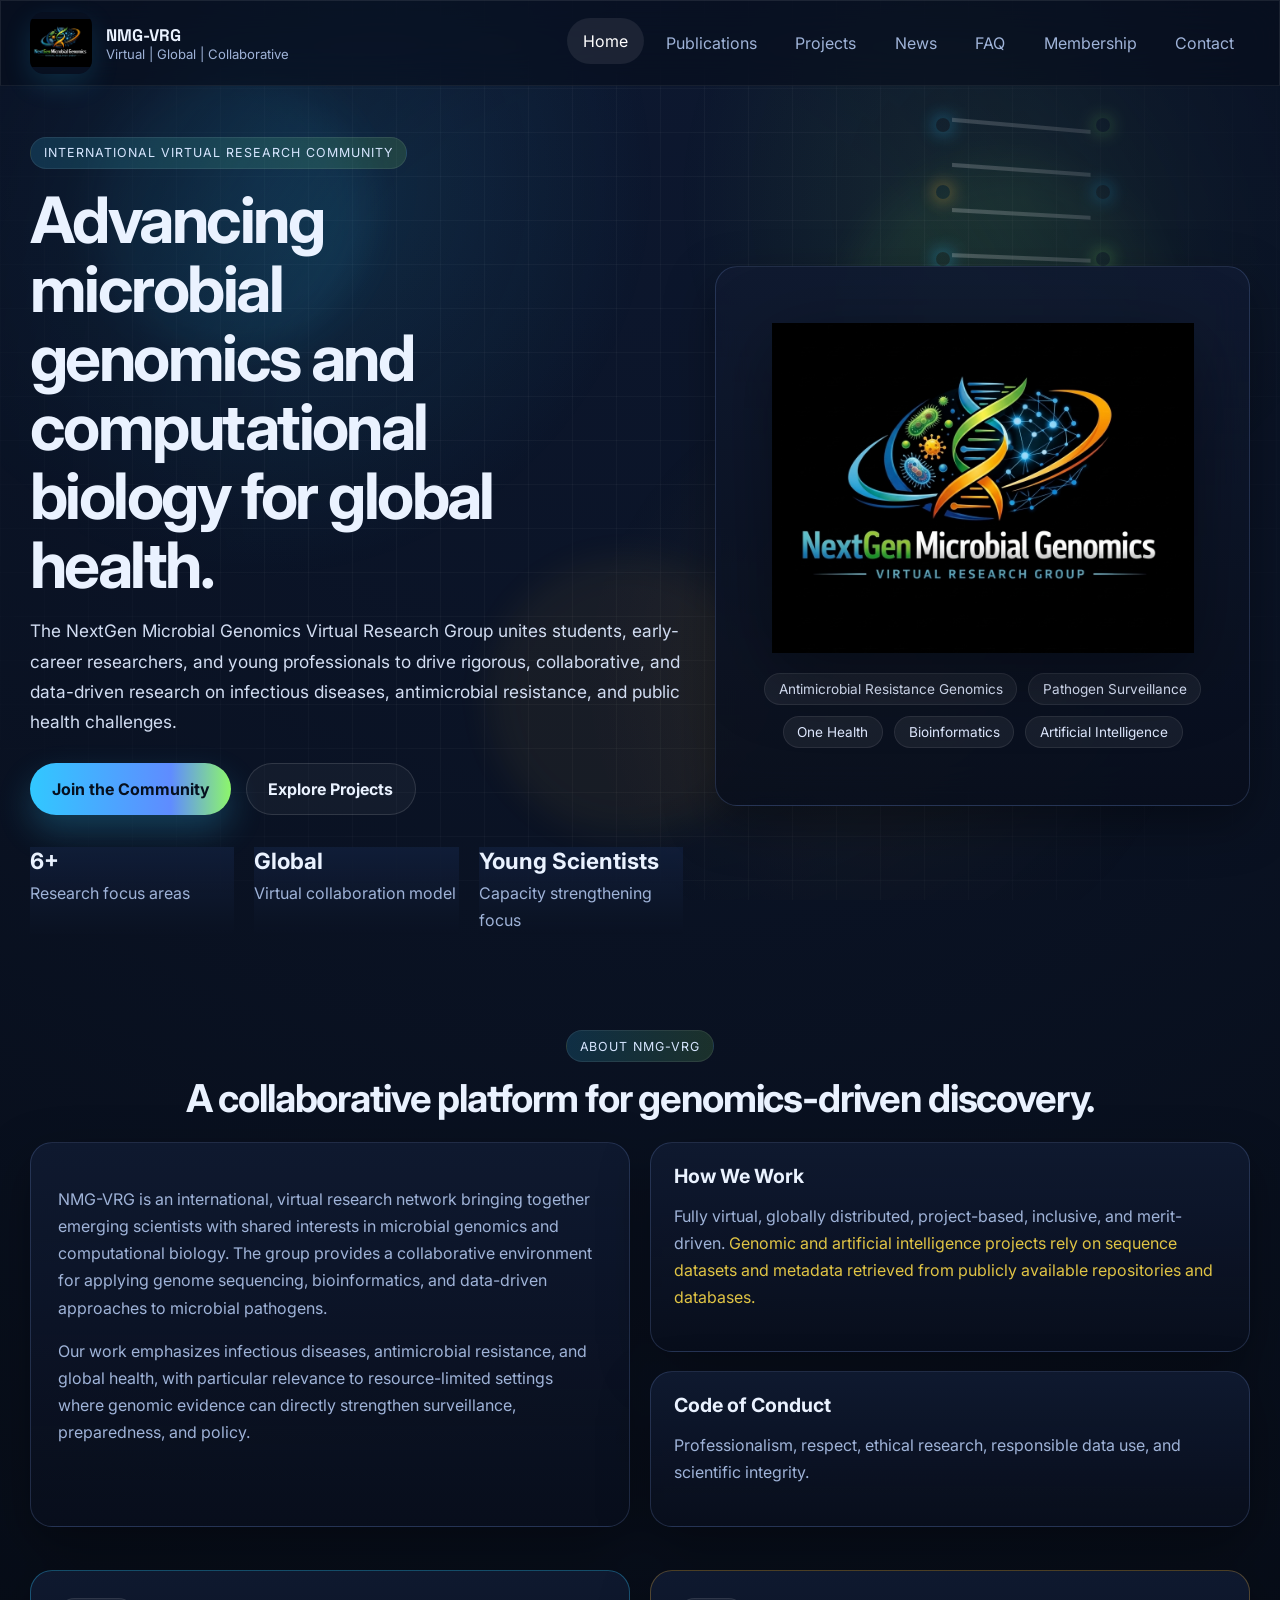
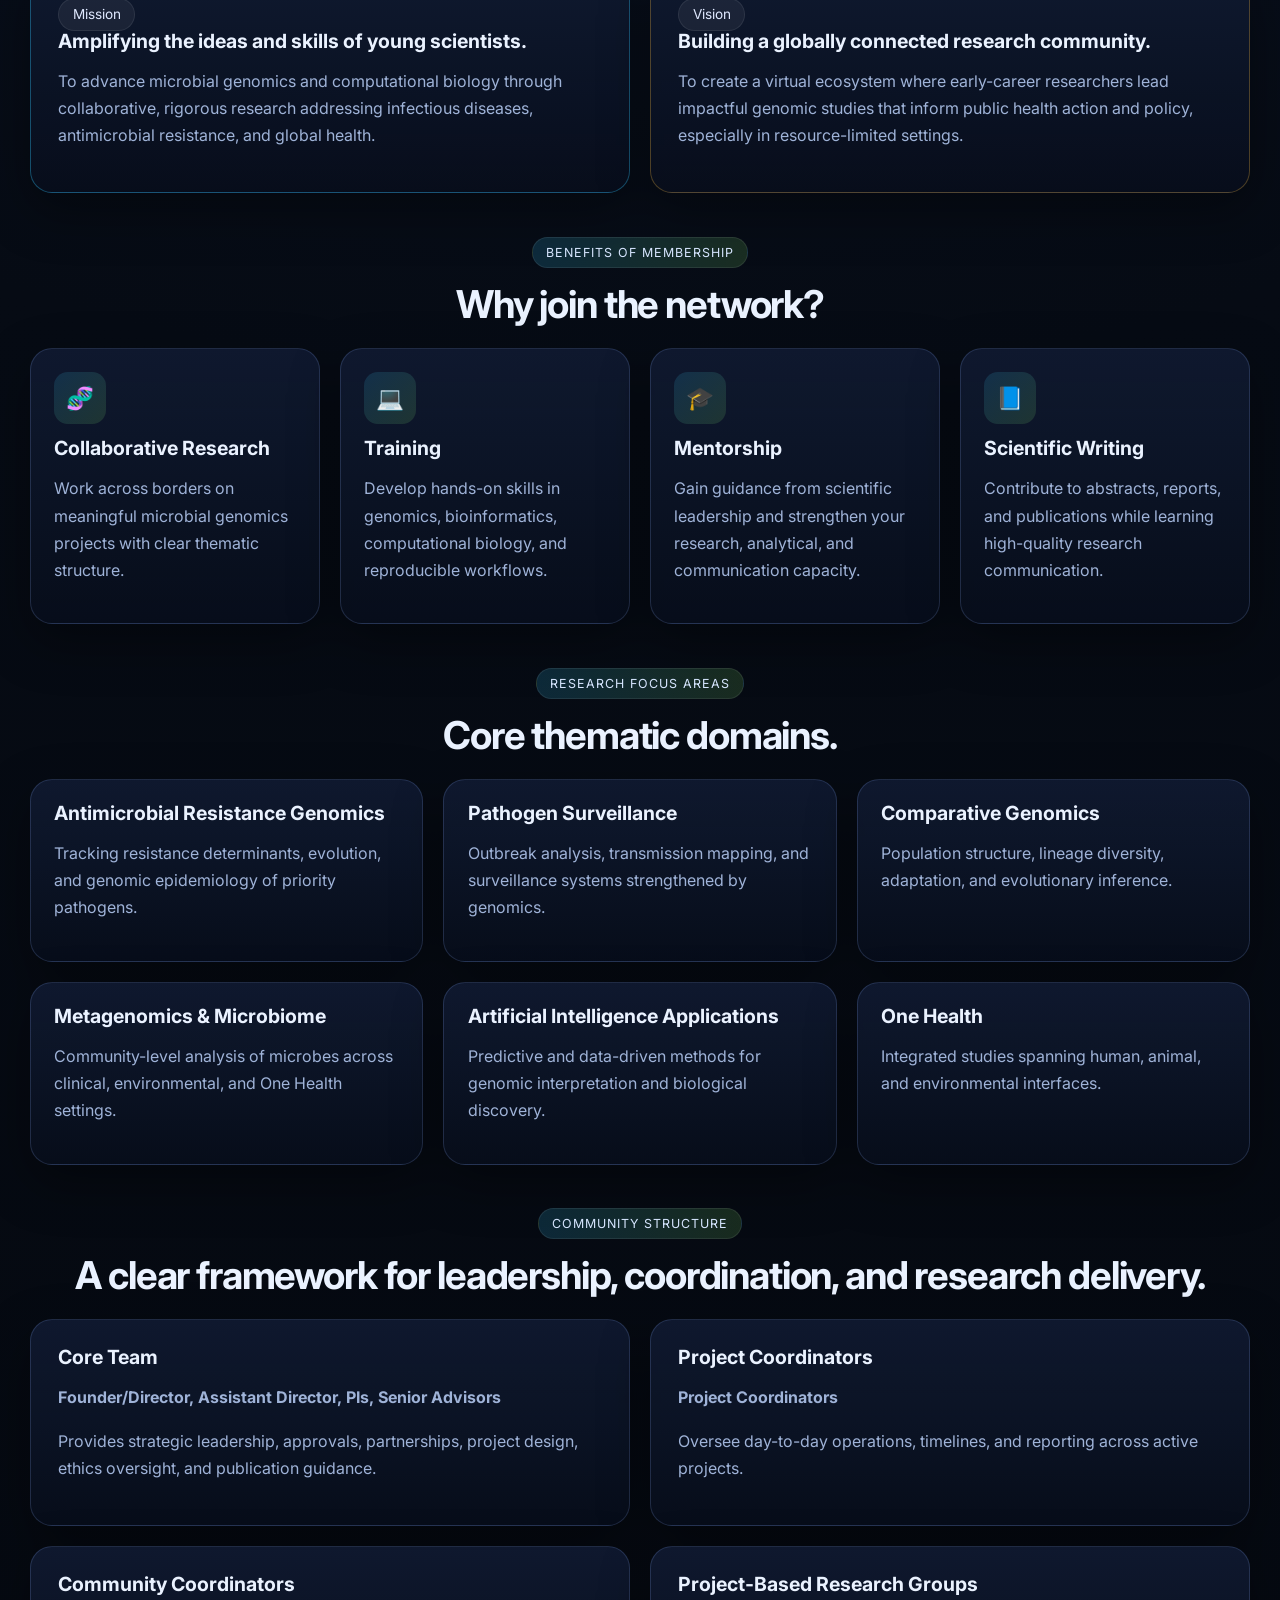
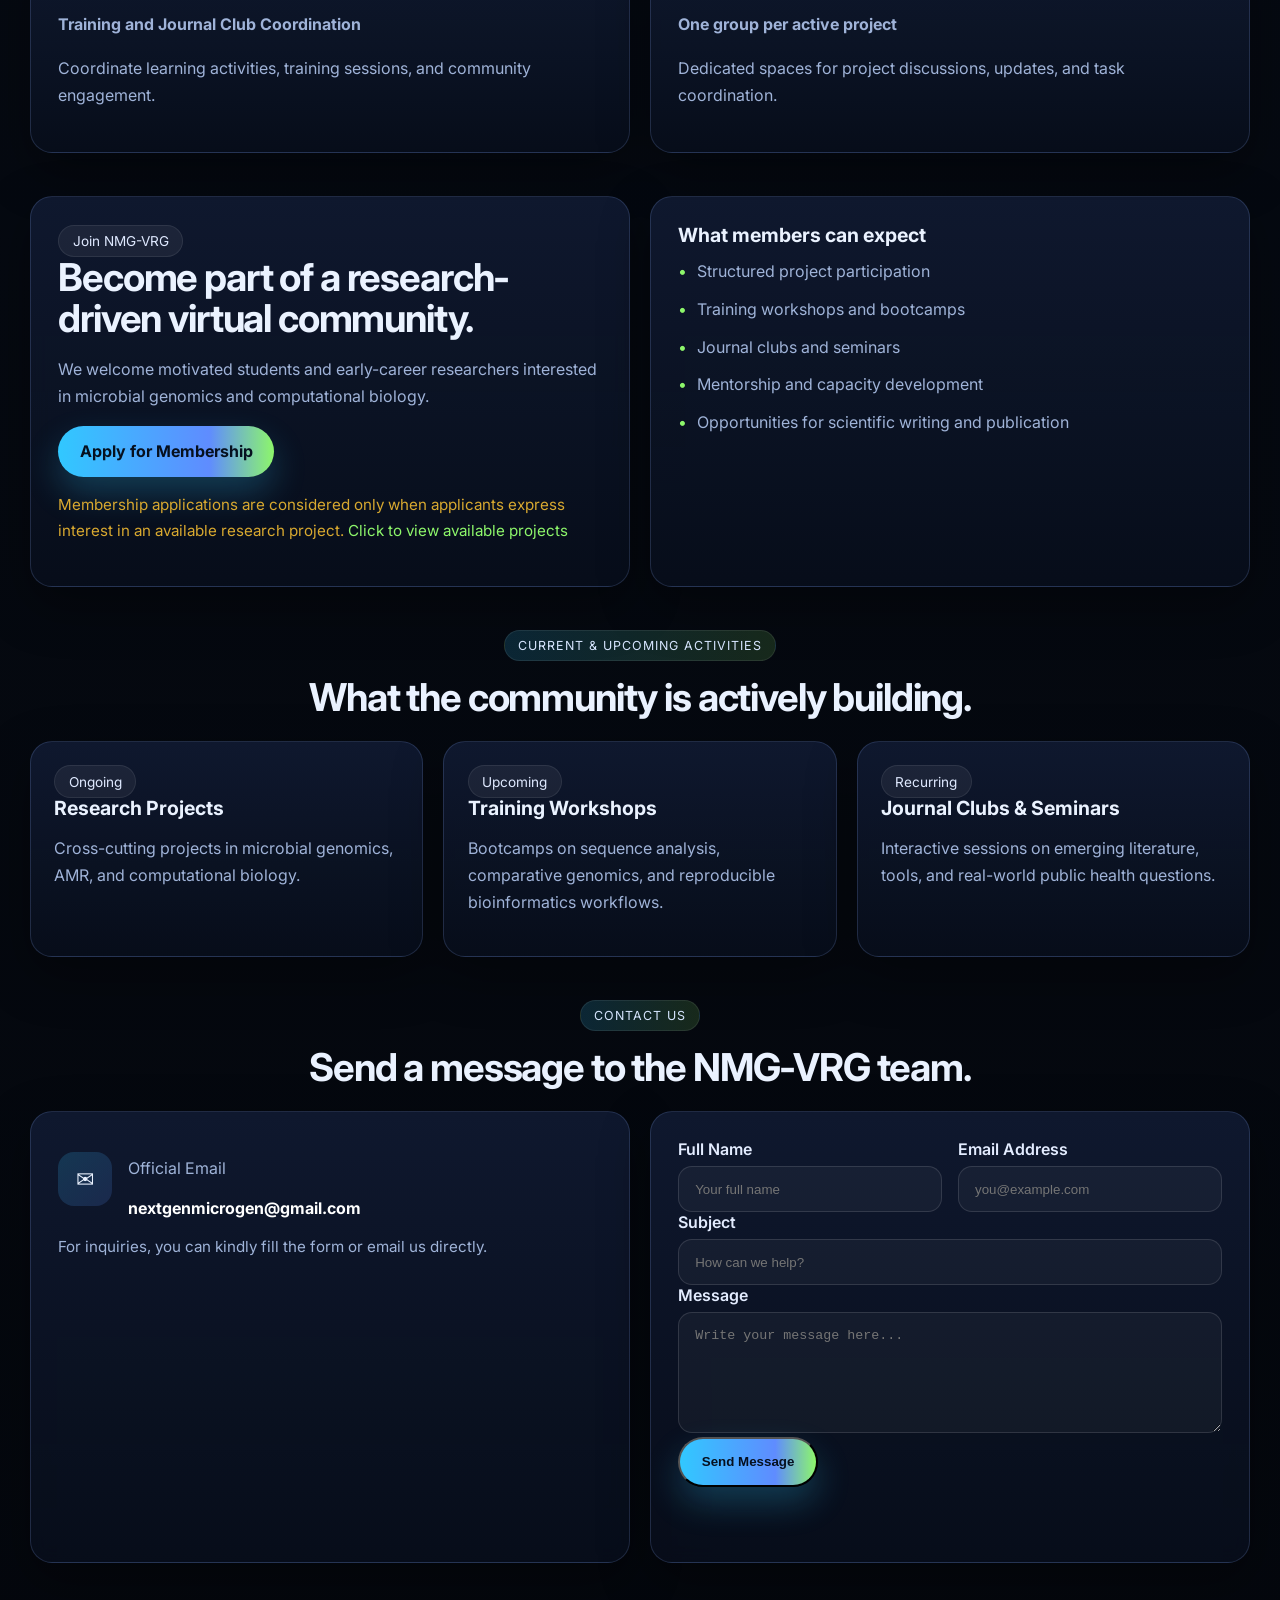
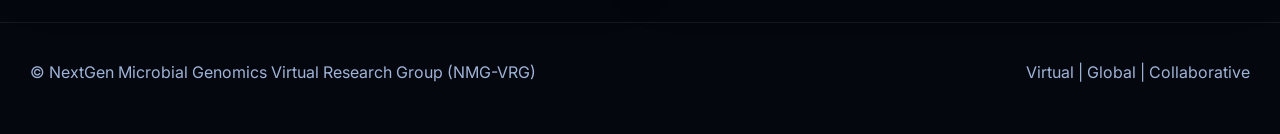
<file: index.html>
<!DOCTYPE html>
<html lang="en">
<head>
  <meta charset="UTF-8" />
  <meta name="viewport" content="width=device-width, initial-scale=1.0" />
  <title>NMG-VRG | NextGen Microbial Genomics Virtual Research Group</title>
  <meta name="description" content="An international virtual research community advancing microbial genomics and computational biology for global health." />
  <link rel="preconnect" href="https://fonts.googleapis.com">
  <link rel="preconnect" href="https://fonts.gstatic.com" crossorigin>
  <link href="https://fonts.googleapis.com/css2?family=Inter:wght@400;500;600;700;800&family=Space+Grotesk:wght@500;700&display=swap" rel="stylesheet">
  <link rel="stylesheet" href="styles.css" />
  <link rel="icon" type="image/png" href="logo.png">
</head>
<body>
  <div class="site-bg">
    <div class="grid-glow"></div>
    <div class="orb orb-1"></div>
    <div class="orb orb-2"></div>
    <div class="orb orb-3"></div>
    <div class="dna-scene" aria-hidden="true">
      <div class="helix helix-left">
        <span></span><span></span><span></span><span></span><span></span><span></span><span></span><span></span>
      </div>
      <div class="helix helix-right">
        <span></span><span></span><span></span><span></span><span></span><span></span><span></span><span></span>
      </div>
      <div class="helix-bars"></div>
    </div>
  </div>

  <header class="header glass">
    <div class="container nav-wrap">
      <a href="index.html" class="brand">
        <img src="logo.png" alt="NMG-VRG logo" class="brand-logo" />
        <div>
          <div class="brand-title">NMG-VRG</div>
          <div class="brand-subtitle">Virtual | Global | Collaborative</div>
        </div>
      </a>
      <button class="menu-toggle" id="menuToggle" aria-label="Open navigation">☰</button>
      <nav class="nav" id="navMenu">
        <a href="index.html" class="active">Home</a>
        <a href="publications.html">Publications</a>
        <a href="projects.html">Projects</a>
        <a href="news.html">News</a>
        <a href="faq.html">FAQ</a>
        <a href="#membership">Membership</a>
        <a href="#contact">Contact</a>
      </nav>
    </div>
  </header>

  <main>
    <section class="hero container">
      <div class="hero-copy reveal">
        <span class="eyebrow">International Virtual Research Community</span>
        <h1>Advancing microbial genomics and computational biology for global health.</h1>
        <p class="lead">
          The NextGen Microbial Genomics Virtual Research Group unites students, early-career researchers, and young professionals to drive rigorous, collaborative, and data-driven research on infectious diseases, antimicrobial resistance, and public health challenges.
        </p>
        <div class="hero-actions">
          <a href="#membership" class="btn btn-primary">Join the Community</a>
          <a href="projects.html" class="btn btn-secondary">Explore Projects</a>
        </div>
        <div class="hero-stats">
          <div class="stat-card glow-card">
            <strong>6+</strong>
            <span>Research focus areas</span>
          </div>
          <div class="stat-card glow-card">
            <strong>Global</strong>
            <span>Virtual collaboration model</span>
          </div>
          <div class="stat-card glow-card">
            <strong>Young Scientists</strong>
            <span>Capacity strengthening focus</span>
          </div>
        </div>
      </div>

      <div class="hero-visual reveal delay-1">
        <div class="hero-panel glass premium-panel">
          <img src="logo.png" alt="NextGen Microbial Genomics Virtual Research Group logo" class="hero-logo" />
          <div class="floating-badges">
            <span>Antimicrobial Resistance Genomics</span>
            <span>Pathogen Surveillance</span>
            <span>One Health</span>
            <span>Bioinformatics</span>
            <span>Artificial Intelligence</span>
          </div>
        </div>
      </div>
    </section>

    <section class="section container reveal">
      <div class="section-heading">
        <span class="eyebrow">About NMG-VRG</span>
        <h2>A collaborative platform for genomics-driven discovery.</h2>
      </div>
      <div class="grid two-col">
        <article class="card premium-card">
          <p>
            NMG-VRG is an international, virtual research network bringing together emerging scientists with shared interests in microbial genomics and computational biology. The group provides a collaborative environment for applying genome sequencing, bioinformatics, and data-driven approaches to microbial pathogens.
          </p>
          <p>
            Our work emphasizes infectious diseases, antimicrobial resistance, and global health, with particular relevance to resource-limited settings where genomic evidence can directly strengthen surveillance, preparedness, and policy.
          </p>
        </article>
        <div class="stacked-cards">
          <article class="card mini-card hover-lift">
            <h3>How We Work</h3>
            <p>Fully virtual, globally distributed, project-based, inclusive, and merit-driven. <span style="color:#e0c445;">Genomic and artificial intelligence projects rely on sequence datasets and metadata retrieved from publicly available repositories and databases.</span></p>
          </article>
          <article class="card mini-card hover-lift">
            <h3>Code of Conduct</h3>
            <p>Professionalism, respect, ethical research, responsible data use, and scientific integrity.</p>
          </article>
        </div>
      </div>
    </section>

    <section class="section container reveal">
      <div class="grid mission-grid">
        <article class="card premium-card border-accent hover-lift">
          <span class="card-tag">Mission</span>
          <h3>Amplifying the ideas and skills of young scientists.</h3>
          <p>To advance microbial genomics and computational biology through collaborative, rigorous research addressing infectious diseases, antimicrobial resistance, and global health.</p>
        </article>
        <article class="card premium-card border-accent-alt hover-lift">
          <span class="card-tag">Vision</span>
          <h3>Building a globally connected research community.</h3>
          <p>To create a virtual ecosystem where early-career researchers lead impactful genomic studies that inform public health action and policy, especially in resource-limited settings.</p>
        </article>
      </div>
    </section>

    <section class="section container reveal">
      <div class="section-heading">
        <span class="eyebrow">Benefits of Membership</span>
        <h2>Why join the network?</h2>
      </div>
      <div class="grid card-grid four">
        <article class="card icon-card hover-lift strong-hover">
          <div class="icon">🧬</div>
          <h3>Collaborative Research</h3>
          <p>Work across borders on meaningful microbial genomics projects with clear thematic structure.</p>
        </article>
        <article class="card icon-card hover-lift strong-hover">
          <div class="icon">💻</div>
          <h3>Training</h3>
          <p>Develop hands-on skills in genomics, bioinformatics, computational biology, and reproducible workflows.</p>
        </article>
        <article class="card icon-card hover-lift strong-hover">
          <div class="icon">🎓</div>
          <h3>Mentorship</h3>
          <p>Gain guidance from scientific leadership and strengthen your research, analytical, and communication capacity.</p>
        </article>
        <article class="card icon-card hover-lift strong-hover">
          <div class="icon">📘</div>
          <h3>Scientific Writing</h3>
          <p>Contribute to abstracts, reports, and publications while learning high-quality research communication.</p>
        </article>
      </div>
    </section>

    <section class="section container reveal">
      <div class="section-heading">
        <span class="eyebrow">Research Focus Areas</span>
        <h2>Core thematic domains.</h2>
      </div>
      <div class="grid card-grid three">
        <article class="card focus-card hover-lift strong-hover"><h3>Antimicrobial Resistance Genomics</h3><p>Tracking resistance determinants, evolution, and genomic epidemiology of priority pathogens.</p></article>
        <article class="card focus-card hover-lift strong-hover"><h3>Pathogen Surveillance</h3><p>Outbreak analysis, transmission mapping, and surveillance systems strengthened by genomics.</p></article>
        <article class="card focus-card hover-lift strong-hover"><h3>Comparative Genomics</h3><p>Population structure, lineage diversity, adaptation, and evolutionary inference.</p></article>
        <article class="card focus-card hover-lift strong-hover"><h3>Metagenomics & Microbiome</h3><p>Community-level analysis of microbes across clinical, environmental, and One Health settings.</p></article>
        <article class="card focus-card hover-lift strong-hover"><h3>Artificial Intelligence Applications</h3><p>Predictive and data-driven methods for genomic interpretation and biological discovery.</p></article>
        <article class="card focus-card hover-lift strong-hover"><h3>One Health</h3><p>Integrated studies spanning human, animal, and environmental interfaces.</p></article>
      </div>
    </section>

<section class="section container reveal">
  <div class="section-heading">
    <span class="eyebrow">Community Structure</span>
    <h2>A clear framework for leadership, coordination, and research delivery.</h2>
  </div>

  <div class="grid two-col">
    <article class="card premium-card hover-lift">
      <h3>Core Team</h3>
      <p><strong>Founder/Director, Assistant Director, PIs, Senior Advisors</strong></p>
      <p>Provides strategic leadership, approvals, partnerships, project design, ethics oversight, and publication guidance.</p>
    </article>

    <article class="card premium-card hover-lift">
      <h3>Project Coordinators</h3>
      <p><strong>Project Coordinators</strong></p>
      <p>Oversee day-to-day operations, timelines, and reporting across active projects.</p>
    </article>

    <article class="card premium-card hover-lift">
      <h3>Community Coordinators</h3>
      <p><strong>Training and Journal Club Coordination</strong></p>
      <p>Coordinate learning activities, training sessions, and community engagement.</p>
    </article>

    <article class="card premium-card hover-lift">
      <h3>Project-Based Research Groups</h3>
      <p><strong>One group per active project</strong></p>
      <p>Dedicated spaces for project discussions, updates, and task coordination.</p>
    </article>
  </div>
</section>

    <section class="section container reveal" id="membership">
      <div class="grid membership-grid">
        <article class="card premium-card membership-copy">
          <span class="card-tag">Join NMG-VRG</span>
          <h2>Become part of a research-driven virtual community.</h2>
          <p>We welcome motivated students and early-career researchers interested in microbial genomics and computational biology.</p>
          <a href="https://forms.gle/ErxdpW4RjqAzu899A" target="_blank" rel="noopener noreferrer" class="btn btn-primary">Apply for Membership</a>
          <p class="small-note" style="color: #d8a930;">Membership applications are considered only when applicants express interest in an available research project. <a href="projects.html" style="color: #31c8ff;color: #8df66b;">Click to view available projects</a></p>
        </article>
        <article class="card premium-card hover-lift">
          <h3>What members can expect</h3>
          <ul class="clean-list">
            <li>Structured project participation</li>
            <li>Training workshops and bootcamps</li>
            <li>Journal clubs and seminars</li>
            <li>Mentorship and capacity development</li>
            <li>Opportunities for scientific writing and publication</li>
          </ul>
        </article>
      </div>
    </section>

    <section class="section container reveal">
      <div class="section-heading">
        <span class="eyebrow">Current & Upcoming Activities</span>
        <h2>What the community is actively building.</h2>
      </div>
      <div class="grid card-grid three">
        <article class="card timeline-card hover-lift strong-hover">
          <span class="time-pill">Ongoing</span>
          <h3>Research Projects</h3>
          <p>Cross-cutting projects in microbial genomics, AMR, and computational biology.</p>
        </article>
        <article class="card timeline-card hover-lift strong-hover">
          <span class="time-pill">Upcoming</span>
          <h3>Training Workshops</h3>
          <p>Bootcamps on sequence analysis, comparative genomics, and reproducible bioinformatics workflows.</p>
        </article>
        <article class="card timeline-card hover-lift strong-hover">
          <span class="time-pill">Recurring</span>
          <h3>Journal Clubs & Seminars</h3>
          <p>Interactive sessions on emerging literature, tools, and real-world public health questions.</p>
        </article>
      </div>
    </section>

    <section class="section container reveal" id="contact">
      <div class="section-heading">
        <span class="eyebrow">Contact Us</span>
        <h2>Send a message to the NMG-VRG team.</h2>
      </div>
      <div class="grid contact-grid">
        <article class="card premium-card contact-card">
          <div class="email-row">
            <div class="email-icon">✉</div>
            <div>
              <p class="muted-label">Official Email</p>
              <a href="mailto:nextgenmicrogen@gmail.com" class="email-link">nextgenmicrogen@gmail.com</a>
            </div>
          </div>
          <p class="small-note">For inquiries, you can kindly fill the form or email us directly.</p>
        </article>

        <form
          id="contactForm"
          class="card premium-card contact-form"
          action="https://formspree.io/f/xbdzaadp"
          method="POST"
        >
          <div class="form-grid">
            <div>
              <label for="name">Full Name</label>
              <input id="name" name="name" type="text" placeholder="Your full name" required />
            </div>
            <div>
              <label for="email">Email Address</label>
              <input id="email" name="email" type="email" placeholder="you@example.com" required />
            </div>
          </div>

          <div>
            <label for="subject">Subject</label>
            <input id="subject" name="subject" type="text" placeholder="How can we help?" required />
          </div>

          <div>
            <label for="message">Message</label>
            <textarea id="message" name="message" rows="6" placeholder="Write your message here..." required></textarea>
          </div>

          <button type="submit" class="btn btn-primary" id="submitBtn">Send Message</button>

          <div id="formPopup" class="form-popup" aria-live="polite"></div>
        </form>
      </div>
    </section>
  </main>

  <footer class="footer">
    <div class="container footer-inner">
      <p>© NextGen Microbial Genomics Virtual Research Group (NMG-VRG)</p>
      <p>Virtual | Global | Collaborative</p>
    </div>
  </footer>

  <script src="script.js"></script>
  
</body>
</html>
</file>
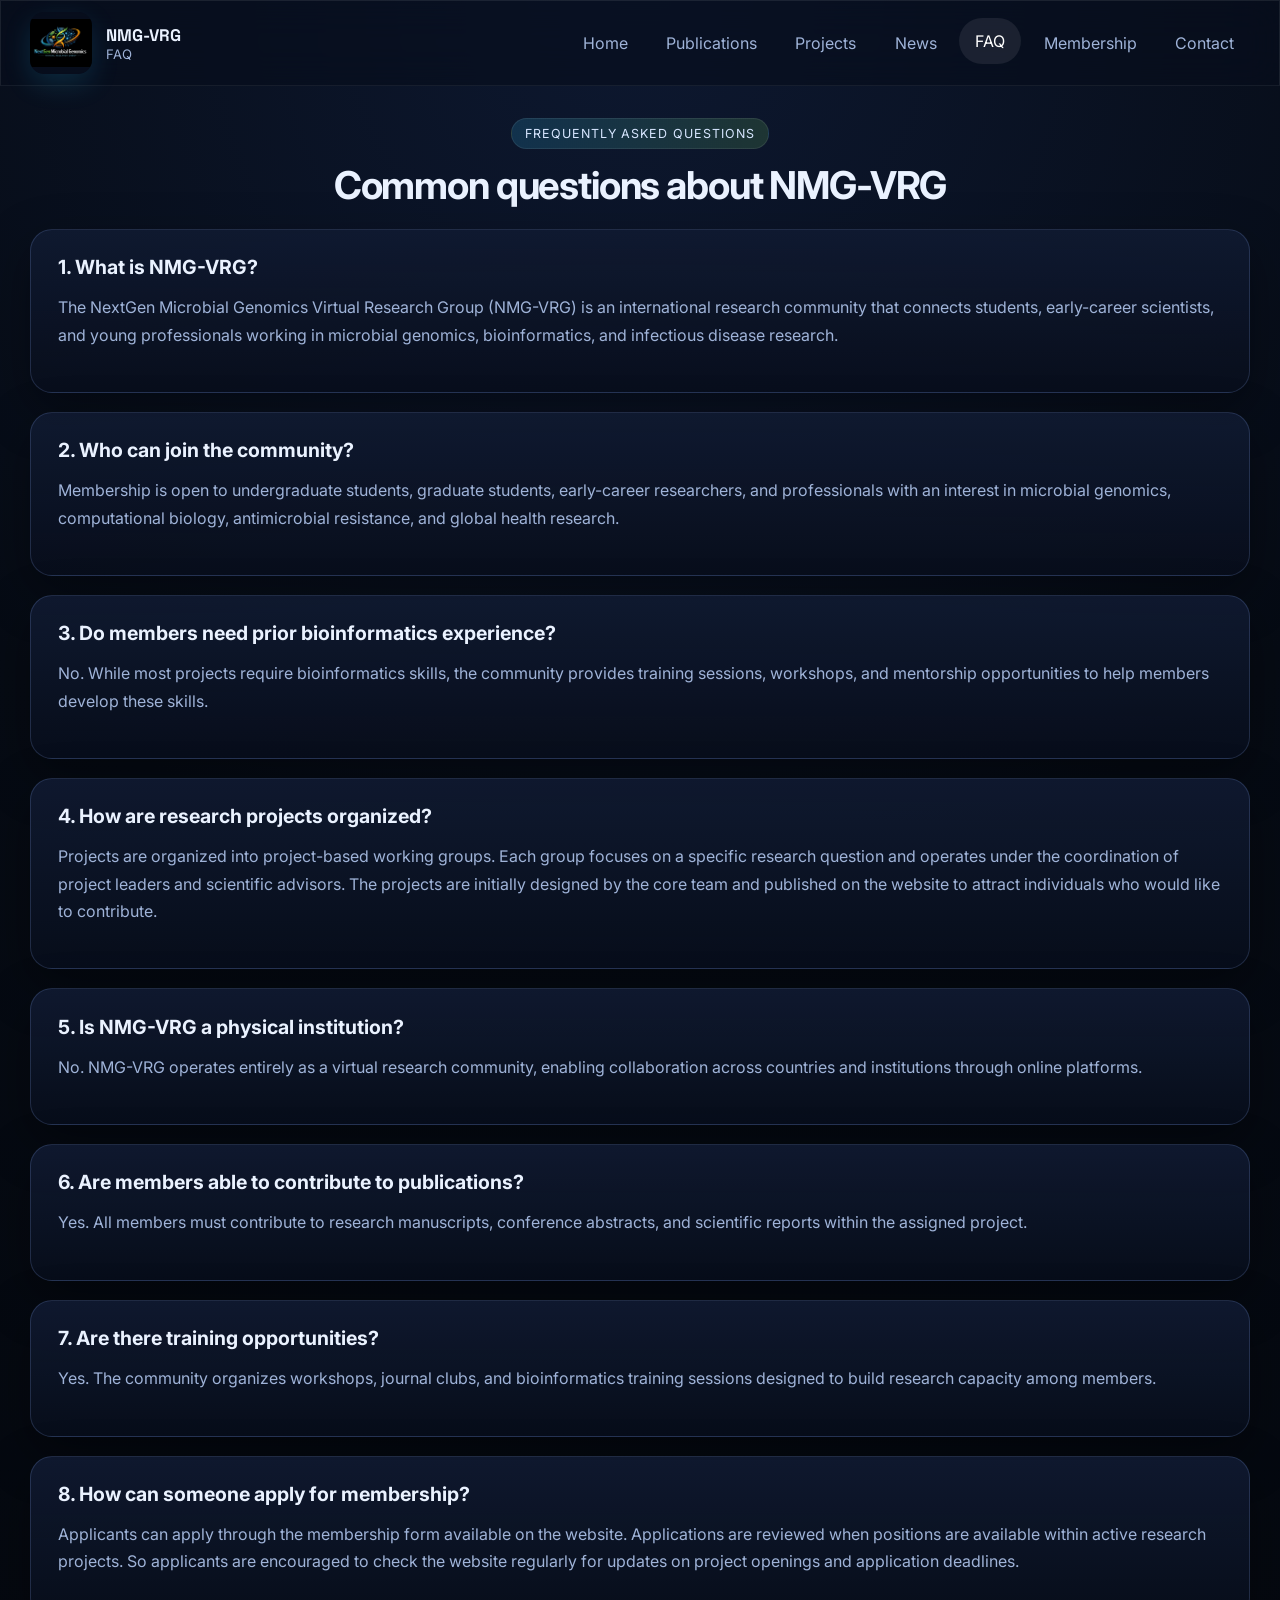
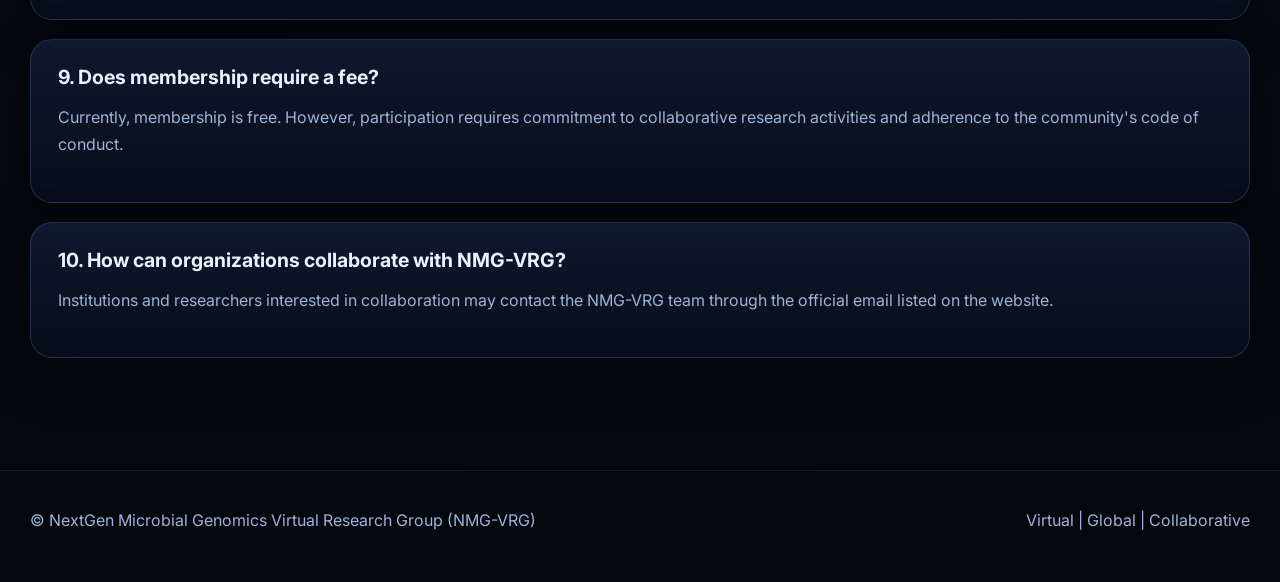
<file: faq.html>
<!DOCTYPE html>
<html lang="en">
<head>
  <meta charset="UTF-8" />
  <meta name="viewport" content="width=device-width, initial-scale=1.0" />
  <title>FAQ | NMG-VRG</title>
  <meta name="description" content="An international virtual research community advancing microbial genomics and computational biology for global health." />
  <link rel="preconnect" href="https://fonts.googleapis.com">
  <link rel="preconnect" href="https://fonts.gstatic.com" crossorigin>
  <link href="https://fonts.googleapis.com/css2?family=Inter:wght@400;500;600;700;800&family=Space+Grotesk:wght@500;700&display=swap" rel="stylesheet">
  <link rel="stylesheet" href="styles.css" />
  <link rel="icon" type="image/png" href="logo.png">
</head>

<body>

<header class="header glass">
  <div class="container nav-wrap">
    <a href="index.html" class="brand">
      <img src="logo.png" class="brand-logo">
      <div>
        <div class="brand-title">NMG-VRG</div>
        <div class="brand-subtitle">FAQ</div>
      </div>
    </a>
    <button class="menu-toggle" id="menuToggle" aria-label="Open navigation">☰</button>
    <nav class="nav" id="navMenu">
    <a href="index.html">Home</a>
    <a href="publications.html">Publications</a>
    <a href="projects.html">Projects</a>
    <a href="news.html">News</a>
    <a href="faq.html" class="active">FAQ</a>
    <a href="index.html#membership">Membership</a>
    <a href="index.html#contact">Contact</a>
    </nav>
  </div>
</header>

<main class="page-main container">

<div class="section-heading">
<span class="eyebrow">Frequently Asked Questions</span>
<h2>Common questions about NMG-VRG</h2>
</div>

<div class="theme-stack">

<div class="card premium-card">
<h3>1. What is NMG-VRG?</h3>
<p>
The NextGen Microbial Genomics Virtual Research Group (NMG-VRG) is an international research community that connects students, early-career scientists, and young professionals working in microbial genomics, bioinformatics, and infectious disease research.
</p>
</div>

<div class="card premium-card">
<h3>2. Who can join the community?</h3>
<p>
Membership is open to undergraduate students, graduate students, early-career researchers, and professionals with an interest in microbial genomics, computational biology, antimicrobial resistance, and global health research.
</p>
</div>

<div class="card premium-card">
<h3>3. Do members need prior bioinformatics experience?</h3>
<p>
No. While most projects require bioinformatics skills, the community provides training sessions, workshops, and mentorship opportunities to help members develop these skills.
</p>
</div>

<div class="card premium-card">
<h3>4. How are research projects organized?</h3>
<p>
Projects are organized into project-based working groups. Each group focuses on a specific research question and operates under the coordination of project leaders and scientific advisors. The projects are initially designed by the core team and published on the website to attract individuals who would like to contribute.
</p>
</div>

<div class="card premium-card">
<h3>5. Is NMG-VRG a physical institution?</h3>
<p>
No. NMG-VRG operates entirely as a virtual research community, enabling collaboration across countries and institutions through online platforms.
</p>
</div>

<div class="card premium-card">
<h3>6. Are members able to contribute to publications?</h3>
<p>
Yes. All members must contribute to research manuscripts, conference abstracts, and scientific reports within the assigned project.
</p>
</div>

<div class="card premium-card">
<h3>7. Are there training opportunities?</h3>
<p>
Yes. The community organizes workshops, journal clubs, and bioinformatics training sessions designed to build research capacity among members.
</p>
</div>

<div class="card premium-card">
<h3>8. How can someone apply for membership?</h3>
<p>
Applicants can apply through the membership form available on the website. Applications are reviewed when positions are available within active research projects. So applicants are encouraged to check the website regularly for updates on project openings and application deadlines.
</p>
</div>

<div class="card premium-card">
<h3>9. Does membership require a fee?</h3>
<p>
Currently, membership is free. However, participation requires commitment to collaborative research activities and adherence to the community's code of conduct.
</p>
</div>

<div class="card premium-card">
<h3>10. How can organizations collaborate with NMG-VRG?</h3>
<p>
Institutions and researchers interested in collaboration may contact the NMG-VRG team through the official email listed on the website.
</p>
</div>

</div>

</main>

<footer class="footer">
<div class="container footer-inner">
<p>© NextGen Microbial Genomics Virtual Research Group (NMG-VRG)</p>
<p>Virtual | Global | Collaborative</p>
</div>
</footer>
<script src="script.js"></script>
</body>
</html>
</file>
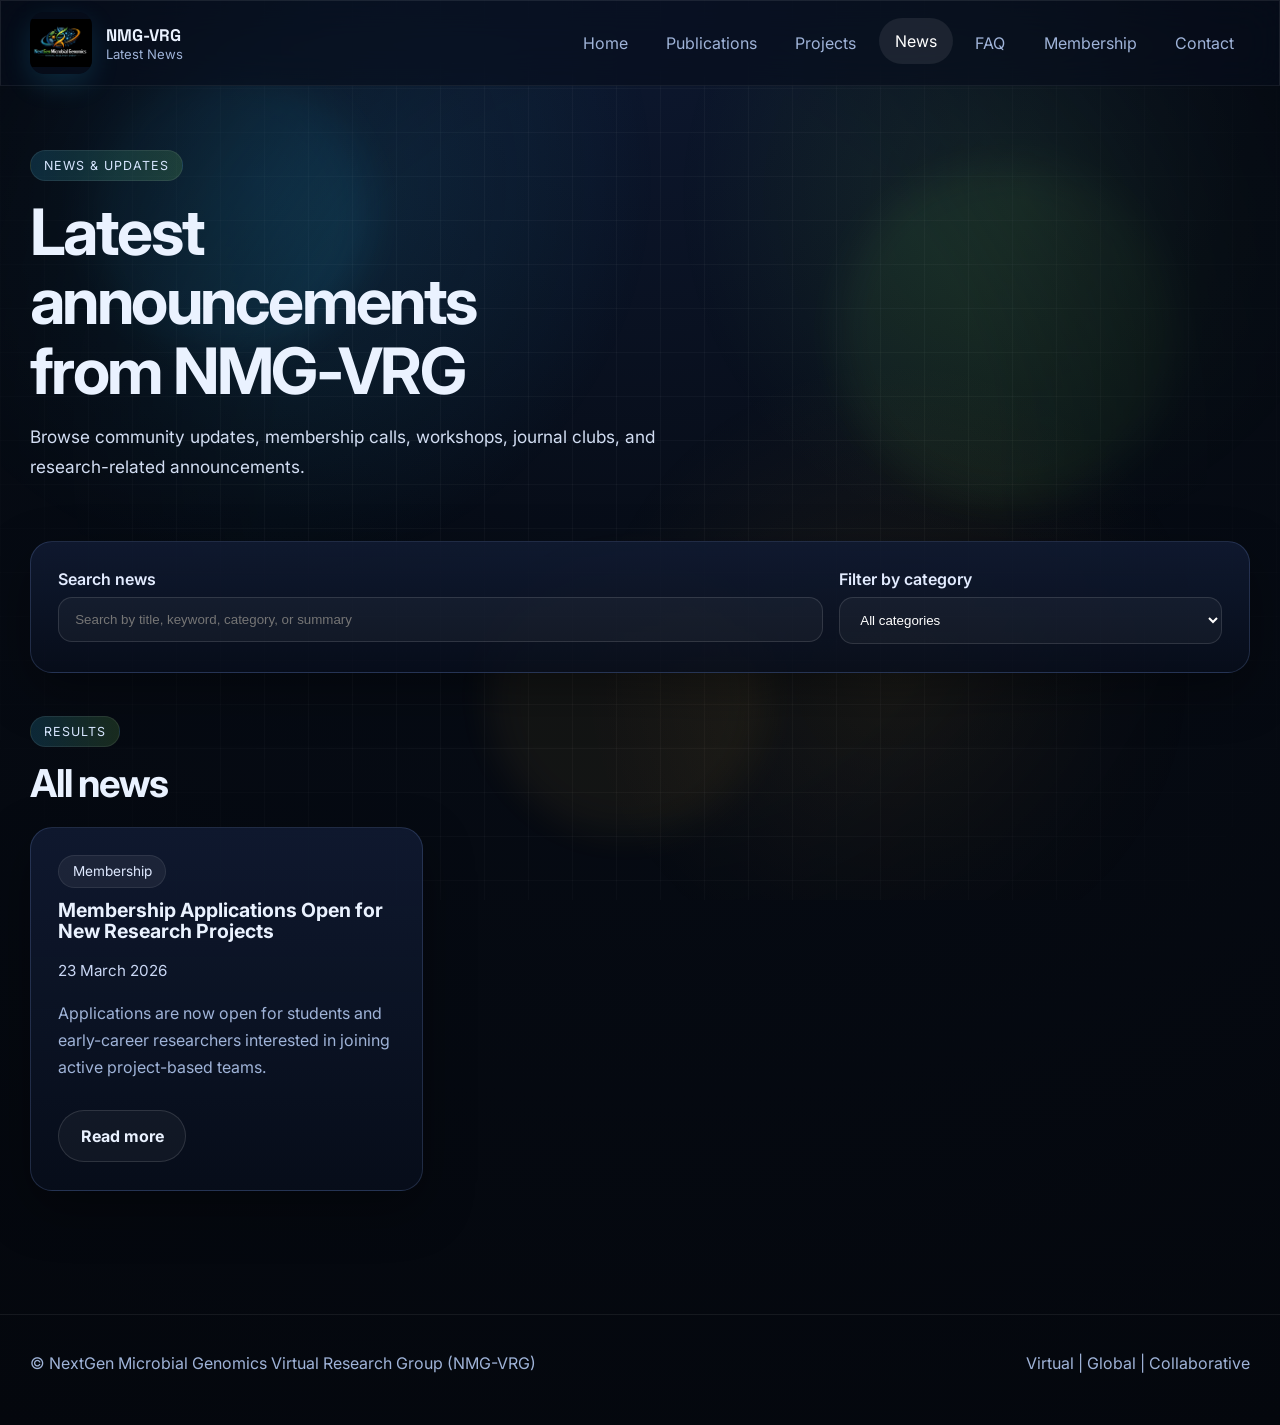
<file: news.html>
<!DOCTYPE html>
<html lang="en">
<head>
  <meta charset="UTF-8" />
  <meta name="viewport" content="width=device-width, initial-scale=1.0" />
  <title>News | NMG-VRG</title>
  <meta name="description" content="Latest news, announcements, workshops, and updates from NMG-VRG." />
  <link rel="preconnect" href="https://fonts.googleapis.com">
  <link rel="preconnect" href="https://fonts.gstatic.com" crossorigin>
  <link href="https://fonts.googleapis.com/css2?family=Inter:wght@400;500;600;700;800&family=Space+Grotesk:wght@500;700&display=swap" rel="stylesheet">
  <link rel="stylesheet" href="styles.css" />
  <link rel="icon" type="image/png" href="logo.png">
</head>
<body>
  <div class="site-bg">
    <div class="grid-glow"></div>
    <div class="orb orb-1"></div>
    <div class="orb orb-2"></div>
    <div class="orb orb-3"></div>
  </div>

  <header class="header glass">
    <div class="container nav-wrap">
      <a href="index.html" class="brand">
        <img src="logo.png" alt="NMG-VRG logo" class="brand-logo" />
        <div>
          <div class="brand-title">NMG-VRG</div>
          <div class="brand-subtitle">Latest News</div>
        </div>
      </a>
      <button class="menu-toggle" id="menuToggle" aria-label="Open navigation">☰</button>
      <nav class="nav" id="navMenu">
        <a href="index.html">Home</a>
        <a href="publications.html">Publications</a>
        <a href="projects.html">Projects</a>
        <a href="news.html" class="active">News</a>
        <a href="faq.html">FAQ</a>
        <a href="index.html#membership">Membership</a>
        <a href="index.html#contact">Contact</a>
      </nav>
    </div>
  </header>

  <main class="page-main">
    <section class="page-hero container reveal">
      <span class="eyebrow">News & Updates</span>
      <h1>Latest announcements from NMG-VRG</h1>
      <p class="lead">
        Browse community updates, membership calls, workshops, journal clubs, and research-related announcements.
      </p>
    </section>

    <section class="section container reveal">
      <div class="news-search-bar card premium-card">
        <div class="form-grid news-search-grid">
          <div>
            <label for="newsSearch">Search news</label>
            <input
              id="newsSearch"
              type="text"
              placeholder="Search by title, keyword, category, or summary"
            />
          </div>
          <div>
            <label for="newsCategory">Filter by category</label>
            <select id="newsCategory">
              <option value="all">All categories</option>
            </select>
          </div>
        </div>
      </div>
    </section>

    <section class="section container reveal">
      <div class="section-heading left">
        <span class="eyebrow">Results</span>
        <h2 id="resultsTitle">All news</h2>
      </div>

      <div id="newsResults" class="grid card-grid three"></div>
      <p id="newsEmpty" class="small-note" style="display:none;">No news items matched your search.</p>
    </section>
  </main>

  <footer class="footer">
    <div class="container footer-inner">
      <p>© NextGen Microbial Genomics Virtual Research Group (NMG-VRG)</p>
      <p>Virtual | Global | Collaborative</p>
    </div>
  </footer>

  <script src="news-data.js"></script>
  <script src="script.js"></script>
  <script>
    const newsResults = document.getElementById("newsResults");
    const newsSearch = document.getElementById("newsSearch");
    const newsCategory = document.getElementById("newsCategory");
    const newsEmpty = document.getElementById("newsEmpty");
    const resultsTitle = document.getElementById("resultsTitle");

    const items = Array.isArray(window.newsItems) ? window.newsItems : [];

    function formatDate(dateString) {
      const date = new Date(dateString);
      return date.toLocaleDateString("en-GB", {
        year: "numeric",
        month: "long",
        day: "numeric"
      });
    }

    function populateCategories() {
      const categories = [...new Set(items.map(item => item.category).filter(Boolean))];
      categories.sort().forEach(category => {
        const option = document.createElement("option");
        option.value = category;
        option.textContent = category;
        newsCategory.appendChild(option);
      });
    }

    function matchesSearch(item, query) {
      const haystack = [
        item.title,
        item.category,
        item.summary,
        ...(item.keywords || [])
      ].join(" ").toLowerCase();

      return haystack.includes(query.toLowerCase());
    }

    function renderNews() {
      const query = newsSearch.value.trim().toLowerCase();
      const category = newsCategory.value;

      let filtered = items.filter(item => {
        const passesQuery = query ? matchesSearch(item, query) : true;
        const passesCategory = category === "all" ? true : item.category === category;
        return passesQuery && passesCategory;
      });

      filtered.sort((a, b) => new Date(b.date) - new Date(a.date));

      newsResults.innerHTML = "";

      if (!filtered.length) {
        newsEmpty.style.display = "block";
        resultsTitle.textContent = "No matching news";
        return;
      }

      newsEmpty.style.display = "none";
      resultsTitle.textContent = query || category !== "all" ? "Filtered news" : "All news";

      filtered.forEach(item => {
        const article = document.createElement("article");
        article.className = "card premium-card hover-lift strong-hover news-card";
        article.innerHTML = `
          <span class="card-tag">${item.category || "News"}</span>
          <h3>${item.title}</h3>
          <p class="news-date">${formatDate(item.date)}</p>
          <p>${item.summary}</p>
          <a href="${item.url}" class="btn btn-secondary news-read-btn">Read more</a>
        `;
        newsResults.appendChild(article);
      });
    }

    populateCategories();
    renderNews();

    newsSearch.addEventListener("input", renderNews);
    newsCategory.addEventListener("change", renderNews);
  </script>
</body>
</html>
</file>
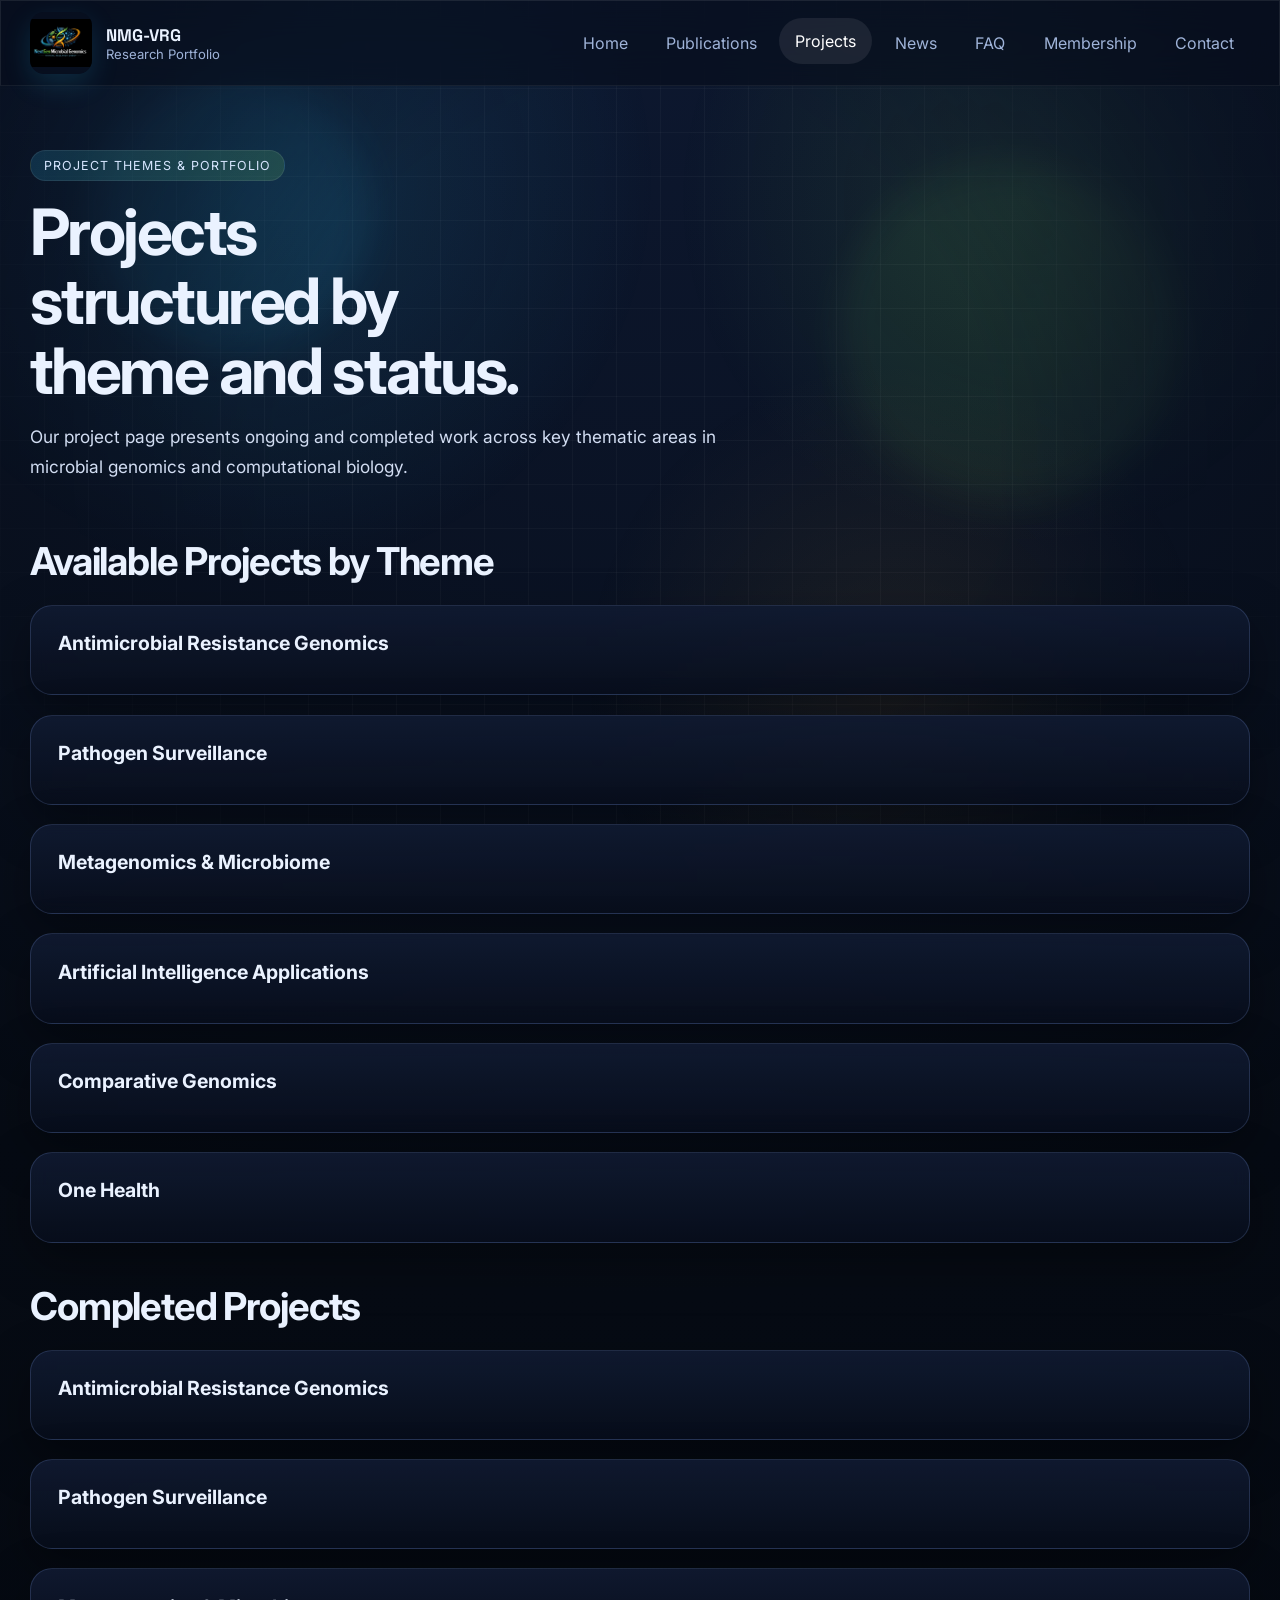
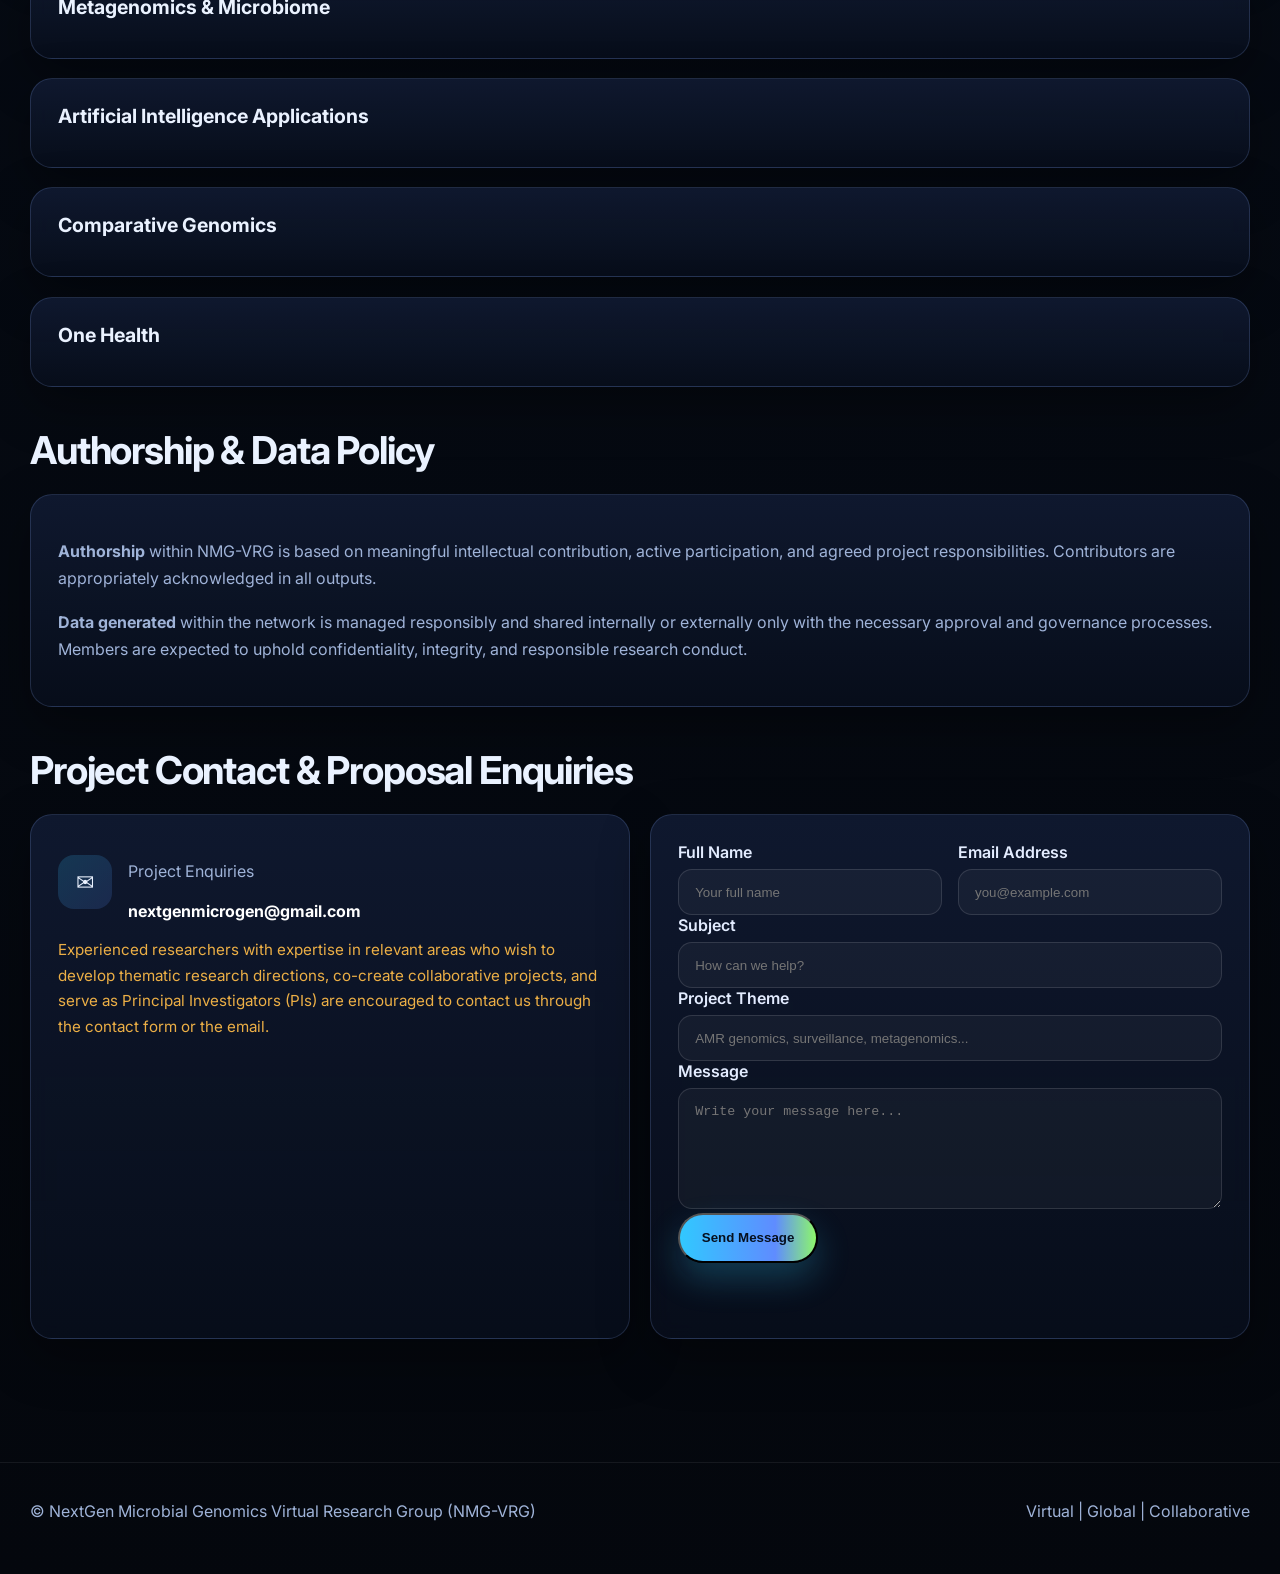
<file: projects.html>
<!DOCTYPE html>
<html lang="en">
<head>
  <meta charset="UTF-8" />
  <meta name="viewport" content="width=device-width, initial-scale=1.0" />
  <title>Projects | NMG-VRG</title>
  <meta name="description" content="Projects of the NextGen Microbial Genomics Virtual Research Group." />
  <link rel="preconnect" href="https://fonts.googleapis.com">
  <link rel="preconnect" href="https://fonts.gstatic.com" crossorigin>
  <link href="https://fonts.googleapis.com/css2?family=Inter:wght@400;500;600;700;800&family=Space+Grotesk:wght@500;700&display=swap" rel="stylesheet">
  <link rel="stylesheet" href="styles.css" />
  <link rel="icon" type="image/png" href="logo.png">
</head>
<body>
  <div class="site-bg interior-bg">
    <div class="grid-glow"></div>
    <div class="orb orb-1"></div>
    <div class="orb orb-2"></div>
  </div>

  <header class="header glass">
    <div class="container nav-wrap">
      <a href="index.html" class="brand">
        <img src="logo.png" alt="NMG-VRG logo" class="brand-logo" />
        <div>
          <div class="brand-title">NMG-VRG</div>
          <div class="brand-subtitle">Research Portfolio</div>
        </div>
      </a>
      <button class="menu-toggle" id="menuToggle" aria-label="Open navigation">☰</button>
      <nav class="nav" id="navMenu">
        <a href="index.html">Home</a>
        <a href="publications.html">Publications</a>
        <a href="projects.html" class="active">Projects</a>
        <a href="news.html">News</a>
        <a href="faq.html">FAQ</a>
        <a href="index.html#membership">Membership</a>
        <a href="#project-contact">Contact</a>
      </nav>
    </div>
  </header>

  <main class="container page-main">
    <section class="page-hero reveal">
      <span class="eyebrow">Project Themes & Portfolio</span>
      <h1>Projects structured by theme and status.</h1>
      <p class="lead">Our project page presents ongoing and completed work across key thematic areas in microbial genomics and computational biology.</p>
    </section>

    <section class="section reveal">
      <div class="section-heading left">
        <h2>Available Projects by Theme</h2>
      </div>
      <div class="theme-stack">
        <article class="card premium-card theme-card hover-lift strong-hover">
          <div class="theme-head">
            <h3>Antimicrobial Resistance Genomics</h3>
            <!-- <span class="time-pill">Period: Jan 2026 – Dec 2026</span> -->
          </div>
          <!-- <ul class="clean-list">
            <li>Genomic epidemiology of multidrug-resistant bacterial pathogens in clinical settings</li>
            <li>Resistance determinants and plasmid profiling across high-priority organisms</li>
            <li>Comparative AMR landscape analysis across resource-limited settings</li>
          </ul> -->
        </article>

        <article class="card premium-card theme-card hover-lift strong-hover">
          <div class="theme-head">
            <h3>Pathogen Surveillance</h3>
            <!-- <span class="time-pill">Period: Mar 2026 – Feb 2027</span> -->
          </div>
          <!-- <ul class="clean-list">
            <li>Genome-based surveillance pipelines for outbreak preparedness and response</li>
            <li>Transmission mapping and phylogenomic reconstruction of emerging pathogens</li>
            <li>Frameworks for integrating genomics into public health surveillance</li>
          </ul> -->
        </article>

        <article class="card premium-card theme-card hover-lift strong-hover">
          <div class="theme-head">
            <h3>Metagenomics & Microbiome</h3>
            <!-- <span class="time-pill">Period: Apr 2026 – Mar 2027</span> -->
          </div>
          <!-- <ul class="clean-list">
            <li>Environmental and clinical metagenomic profiling for pathogen detection</li>
            <li>Microbiome signatures associated with infection, ecology, and antimicrobial exposure</li>
            <li>Data analysis workflows for mixed microbial communities</li>
          </ul> -->
        </article>

        <article class="card premium-card theme-card hover-lift strong-hover">
          <div class="theme-head">
            <h3>Artificial Intelligence Applications</h3>
            <!-- <span class="time-pill">Period: Jun 2026 – May 2027</span> -->
          </div>
          <!-- <ul class="clean-list">
            <li>Predictive modeling for resistance and virulence pattern recognition</li>
            <li>Machine learning assisted genomic interpretation pipelines</li>
            <li>Benchmarking AI-driven genomic decision-support concepts</li>
          </ul> -->
        </article>

        <article class="card premium-card theme-card hover-lift strong-hover">
          <div class="theme-head">
            <h3>Comparative Genomics</h3>
            <!-- <span class="time-pill">Period: Jun 2026 – May 2027</span> -->
          </div>
          <!-- <ul class="clean-list">
            <li>Predictive modeling for resistance and virulence pattern recognition</li>
            <li>Machine learning assisted genomic interpretation pipelines</li>
            <li>Benchmarking AI-driven genomic decision-support concepts</li>
          </ul> -->
        </article>

        <article class="card premium-card theme-card hover-lift strong-hover">
          <div class="theme-head">
            <h3>One Health</h3>
            <!-- <span class="time-pill">Period: Jun 2026 – May 2027</span> -->
          </div>
          <!-- <ul class="clean-list">
            <li>Predictive modeling for resistance and virulence pattern recognition</li>
            <li>Machine learning assisted genomic interpretation pipelines</li>
            <li>Benchmarking AI-driven genomic decision-support concepts</li>
          </ul> -->
        </article>
      </div>
    </section>

<section class="section reveal">
      <div class="section-heading left">
        <h2>Completed Projects</h2>
      </div>
      <div class="theme-stack">
        <article class="card premium-card theme-card hover-lift strong-hover">
          <div class="theme-head">
            <h3>Antimicrobial Resistance Genomics</h3>
          </div>
          <!-- <ul class="clean-list">
            <li>Genomic epidemiology of multidrug-resistant bacterial pathogens in clinical settings</li>
            <li>Resistance determinants and plasmid profiling across high-priority organisms</li>
            <li>Comparative AMR landscape analysis across resource-limited settings</li>
          </ul> -->
        </article>

        <article class="card premium-card theme-card hover-lift strong-hover">
          <div class="theme-head">
            <h3>Pathogen Surveillance</h3>
            <!-- <span class="time-pill">Period: Mar 2026 – Feb 2027</span> -->
          </div>
          <!-- <ul class="clean-list">
            <li>Genome-based surveillance pipelines for outbreak preparedness and response</li>
            <li>Transmission mapping and phylogenomic reconstruction of emerging pathogens</li>
            <li>Frameworks for integrating genomics into public health surveillance</li>
          </ul> -->
        </article>

        <article class="card premium-card theme-card hover-lift strong-hover">
          <div class="theme-head">
            <h3>Metagenomics & Microbiome</h3>
            <!-- <span class="time-pill">Period: Apr 2026 – Mar 2027</span> -->
          </div>
          <!-- <ul class="clean-list">
            <li>Environmental and clinical metagenomic profiling for pathogen detection</li>
            <li>Microbiome signatures associated with infection, ecology, and antimicrobial exposure</li>
            <li>Data analysis workflows for mixed microbial communities</li>
          </ul> -->
        </article>

        <article class="card premium-card theme-card hover-lift strong-hover">
          <div class="theme-head">
            <h3>Artificial Intelligence Applications</h3>
            <!-- <span class="time-pill">Period: Jun 2026 – May 2027</span> -->
          </div>
          <!-- <ul class="clean-list">
            <li>Predictive modeling for resistance and virulence pattern recognition</li>
            <li>Machine learning assisted genomic interpretation pipelines</li>
            <li>Benchmarking AI-driven genomic decision-support concepts</li>
          </ul> -->
        </article>

                <article class="card premium-card theme-card hover-lift strong-hover">
          <div class="theme-head">
            <h3>Comparative Genomics</h3>
            <!-- <span class="time-pill">Period: Jun 2026 – May 2027</span> -->
          </div>
          <!-- <ul class="clean-list">
            <li>Predictive modeling for resistance and virulence pattern recognition</li>
            <li>Machine learning assisted genomic interpretation pipelines</li>
            <li>Benchmarking AI-driven genomic decision-support concepts</li>
          </ul> -->
        </article>

        <article class="card premium-card theme-card hover-lift strong-hover">
          <div class="theme-head">
            <h3>One Health</h3>
            <!-- <span class="time-pill">Period: Jun 2026 – May 2027</span> -->
          </div>
          <!-- <ul class="clean-list">
            <li>Predictive modeling for resistance and virulence pattern recognition</li>
            <li>Machine learning assisted genomic interpretation pipelines</li>
            <li>Benchmarking AI-driven genomic decision-support concepts</li>
          </ul> -->
        </article>
      </div>
    </section>

    <section class="section reveal">
      <div class="section-heading left">
        <h2>Authorship & Data Policy</h2>
      </div>
      <article class="card premium-card policy-card">
        <p>
          <strong>Authorship</strong> within NMG-VRG is based on meaningful intellectual contribution, active participation, and agreed project responsibilities. Contributors are appropriately acknowledged in all outputs.
        </p>
        <p>
          <strong>Data generated</strong> within the network is managed responsibly and shared internally or externally only with the necessary approval and governance processes. Members are expected to uphold confidentiality, integrity, and responsible research conduct.
        </p>
      </article>
    </section>

    <section class="section reveal" id="project-contact">
      <div class="section-heading left">
        <h2>Project Contact & Proposal Enquiries</h2>
      </div>
      <div class="grid contact-grid">
        <article class="card premium-card contact-card">
          <div class="email-row">
            <div class="email-icon">✉</div>
            <div>
              <p class="muted-label">Project Enquiries</p>
              <a href="mailto:nextgenmicrogen@gmail.com" class="email-link">nextgenmicrogen@gmail.com</a>
            </div>
          </div>
          <p class="small-note" style="color: #ecaf46;"> Experienced researchers with expertise in relevant areas who wish to develop thematic research directions, co-create collaborative projects, and serve as Principal Investigators (PIs) are encouraged to contact us through the contact form or the email.</p>
        </article>

        <form
          id="contactForm"
          class="card premium-card contact-form"
          action="https://formspree.io/f/xbdzaadp"
          method="POST"
        >
          <div class="form-grid">
            <div>
              <label for="name">Full Name</label>
              <input id="name" name="name" type="text" placeholder="Your full name" required />
            </div>
            <div>
              <label for="email">Email Address</label>
              <input id="email" name="email" type="email" placeholder="you@example.com" required />
            </div>
          </div>

          <div>
            <label for="subject">Subject</label>
            <input id="subject" name="subject" type="text" placeholder="How can we help?" required />
          </div>
          
          <div>
            <label for="theme">Project Theme</label>
            <input id="theme" name="theme" type="text" placeholder="AMR genomics, surveillance, metagenomics..." />
          
          </div>
          <div>
            <label for="message">Message</label>
            <textarea id="message" name="message" rows="6" placeholder="Write your message here..." required></textarea>
          </div>

          <button type="submit" class="btn btn-primary" id="submitBtn">Send Message</button>

          <div id="formPopup" class="form-popup" aria-live="polite"></div>
        </form>
      </div>
    </section>
  </main>

  <footer class="footer">
    <div class="container footer-inner">
      <p>© NextGen Microbial Genomics Virtual Research Group (NMG-VRG)</p>
      <p>Virtual | Global | Collaborative</p>
    </div>
  </footer>

  <script src="script.js"></script>
</body>
</html>
</file>
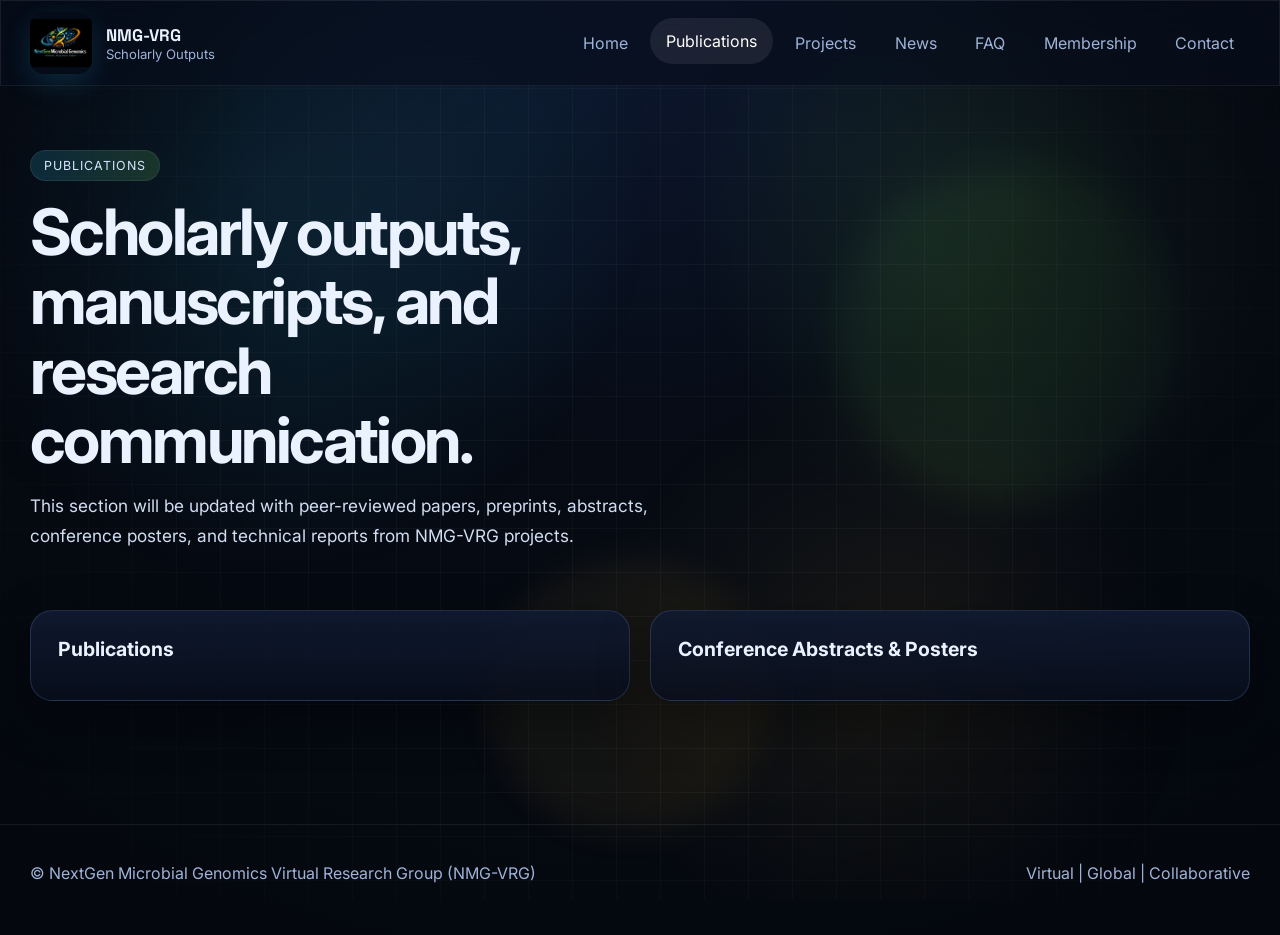
<file: publications.html>
<!DOCTYPE html>
<html lang="en">
<head>
  <meta charset="UTF-8" />
  <meta name="viewport" content="width=device-width, initial-scale=1.0" />
  <title>Publications | NMG-VRG</title>
  <meta name="description" content="Publications and scholarly outputs from NMG-VRG." />
  <link rel="preconnect" href="https://fonts.googleapis.com">
  <link rel="preconnect" href="https://fonts.gstatic.com" crossorigin>
  <link href="https://fonts.googleapis.com/css2?family=Inter:wght@400;500;600;700;800&family=Space+Grotesk:wght@500;700&display=swap" rel="stylesheet">
  <link rel="stylesheet" href="styles.css" />
  <link rel="icon" type="image/png" href="logo.png">
</head>
<body>
  <div class="site-bg interior-bg">
    <div class="grid-glow"></div>
    <div class="orb orb-2"></div>
    <div class="orb orb-3"></div>
  </div>

  <header class="header glass">
    <div class="container nav-wrap">
      <a href="index.html" class="brand">
        <img src="logo.png" alt="NMG-VRG logo" class="brand-logo" />
        <div>
          <div class="brand-title">NMG-VRG</div>
          <div class="brand-subtitle">Scholarly Outputs</div>
        </div>
      </a>
      <button class="menu-toggle" id="menuToggle" aria-label="Open navigation">☰</button>
      <nav class="nav" id="navMenu">
        <a href="index.html">Home</a>
        <a href="publications.html" class="active">Publications</a>
        <a href="projects.html">Projects</a>
        <a href="news.html">News</a>
        <a href="faq.html">FAQ</a>
        <a href="index.html#membership">Membership</a>
        <a href="index.html#contact">Contact</a>
      </nav>
    </div>
  </header>

  <main class="container page-main">
    <section class="page-hero reveal">
      <span class="eyebrow">Publications</span>
      <h1>Scholarly outputs, manuscripts, and research communication.</h1>
      <p class="lead">This section will be updated with peer-reviewed papers, preprints, abstracts, conference posters, and technical reports from NMG-VRG projects.</p>
    </section>

    <section class="section reveal">
      <div class="grid card-grid two">
        <article class="card premium-card hover-lift">
          <h3>Publications</h3>
          <!-- <p>Add published manuscripts with citation details, links, author lists, and thematic tags.</p> -->
        </article>
        <article class="card premium-card hover-lift">
          <h3>Conference Abstracts & Posters</h3>
          <!-- <p>Showcase conference presentations, accepted abstracts, seminar outputs, and knowledge translation products.</p> -->
        </article>
      </div>
    </section>
  </main>

  <footer class="footer">
    <div class="container footer-inner">
      <p>© NextGen Microbial Genomics Virtual Research Group (NMG-VRG)</p>
      <p>Virtual | Global | Collaborative</p>
    </div>
  </footer>

  <script src="script.js"></script>
</body>
</html>
</file>
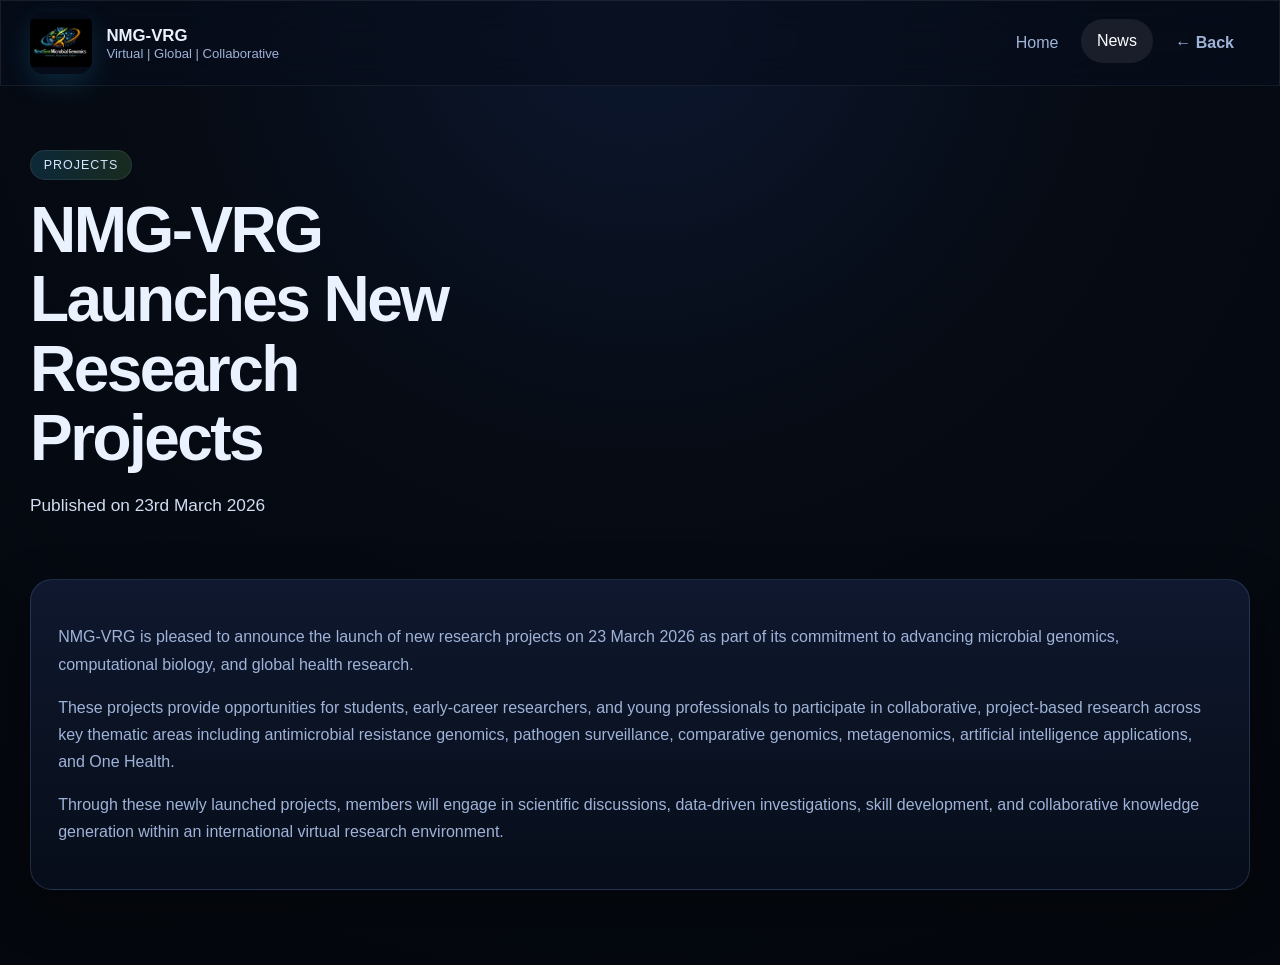
<file: news/2026/new-membership-call.html>
<!DOCTYPE html>
<html lang="en">
<head>
  <meta charset="UTF-8" />
  <meta name="viewport" content="width=device-width, initial-scale=1.0" />
  <title>NMG-VRG Launches New Research Projects</title>
  <link rel="stylesheet" href="../../styles.css" />
</head>
<body>
  <header class="header glass">
    <div class="container nav-wrap">
      <a href="../../index.html" class="brand">
        <img src="../../logo.png" alt="NMG-VRG logo" class="brand-logo" />
        <div>
          <div class="brand-title">NMG-VRG</div>
          <div class="brand-subtitle">Virtual | Global | Collaborative</div>
        </div>
      </a>
      <nav class="nav">
        <a href="../../index.html">Home</a>
        <a href="../../news.html" class="active">News</a>
        <a href="javascript:history.back()" class="nav-back">← Back</a>
      </nav>
    </div>
  </header>

  <main class="page-main container">
    <section class="page-hero reveal">
      <span class="eyebrow">Projects</span>
      <h1>NMG-VRG Launches New Research Projects</h1>
      <p class="lead">Published on 23rd March 2026</p>
    </section>

    <section class="section reveal">
      <article class="card premium-card">
        <p>
          NMG-VRG is pleased to announce the launch of new research projects on 23 March 2026 as part of its commitment to advancing microbial genomics, computational biology, and global health research.
        </p>
        <p>
          These projects provide opportunities for students, early-career researchers, and young professionals to participate in collaborative, project-based research across key thematic areas including antimicrobial resistance genomics, pathogen surveillance, comparative genomics, metagenomics, artificial intelligence applications, and One Health.
        </p>
        <p>
          Through these newly launched projects, members will engage in scientific discussions, data-driven investigations, skill development, and collaborative knowledge generation within an international virtual research environment.
        </p>
      </article>
    </section>
  </main>

  <script src="../../script.js"></script>
</body>
</html>
</file>
<file: styles.css>
:root {
  --bg: #060b14;
  --bg-2: #09111f;
  --panel: rgba(10, 18, 34, 0.72);
  --panel-strong: rgba(9, 18, 36, 0.9);
  --line: rgba(146, 176, 255, 0.18);
  --text: #eaf2ff;
  --muted: #9fb3d8;
  --primary: #31c8ff;
  --secondary: #8df66b;
  --gold: #ffbe3d;
  --shadow: 0 18px 50px rgba(0, 0, 0, 0.35);
  --radius: 22px;
  --radius-sm: 16px;
  --max: 1220px;
}

* { box-sizing: border-box; }
html { scroll-behavior: smooth; }
body {
  margin: 0;
  font-family: 'Inter', sans-serif;
  color: var(--text);
  background: radial-gradient(circle at top, #0d1830 0%, var(--bg) 40%, #04070d 100%);
  overflow-x: hidden;
}

a { color: inherit; text-decoration: none; }
img { max-width: 100%; display: block; }

.site-bg {
  position: fixed;
  inset: 0;
  overflow: hidden;
  z-index: -2;
  background:
    linear-gradient(rgba(255,255,255,0.03) 1px, transparent 1px),
    linear-gradient(90deg, rgba(255,255,255,0.03) 1px, transparent 1px);
  background-size: 44px 44px;
  mask-image: radial-gradient(circle at center, black 45%, transparent 100%);
}

.grid-glow {
  position: absolute;
  inset: 0;
  background:
    radial-gradient(circle at 20% 20%, rgba(49, 200, 255, 0.14), transparent 32%),
    radial-gradient(circle at 80% 22%, rgba(141, 246, 107, 0.1), transparent 28%),
    radial-gradient(circle at 70% 75%, rgba(255, 190, 61, 0.08), transparent 28%);
}

.orb {
  position: absolute;
  border-radius: 50%;
  filter: blur(18px);
  opacity: 0.48;
  animation: drift 14s ease-in-out infinite;
}
.orb-1 { width: 280px; height: 280px; top: 8%; left: 7%; background: rgba(49, 200, 255, 0.18); }
.orb-2 { width: 340px; height: 340px; right: 8%; top: 18%; background: rgba(141, 246, 107, 0.12); animation-delay: -4s; }
.orb-3 { width: 280px; height: 280px; bottom: 7%; left: 38%; background: rgba(255, 190, 61, 0.12); animation-delay: -7s; }

.dna-scene {
  position: absolute;
  right: 6%;
  top: 10%;
  width: 360px;
  height: 560px;
  opacity: 0.82;
  perspective: 800px;
  transform-style: preserve-3d;
  animation: spinScene 18s linear infinite;
}

.helix {
  position: absolute;
  inset: 0;
}

.helix span {
  position: absolute;
  left: 50%;
  width: 14px;
  height: 14px;
  margin-left: -7px;
  border-radius: 50%;
  box-shadow: 0 0 18px currentColor;
}

.helix-left span,
.helix-right span {
  color: var(--primary);
}

.helix-left span:nth-child(1), .helix-right span:nth-child(1) { top: 5%; }
.helix-left span:nth-child(2), .helix-right span:nth-child(2) { top: 17%; }
.helix-left span:nth-child(3), .helix-right span:nth-child(3) { top: 29%; }
.helix-left span:nth-child(4), .helix-right span:nth-child(4) { top: 41%; }
.helix-left span:nth-child(5), .helix-right span:nth-child(5) { top: 53%; }
.helix-left span:nth-child(6), .helix-right span:nth-child(6) { top: 65%; }
.helix-left span:nth-child(7), .helix-right span:nth-child(7) { top: 77%; }
.helix-left span:nth-child(8), .helix-right span:nth-child(8) { top: 89%; }

.helix-left span:nth-child(odd) { transform: translateX(-80px); }
.helix-left span:nth-child(even) { transform: translateX(80px); }
.helix-right span:nth-child(odd) { transform: translateX(80px); color: var(--secondary); }
.helix-right span:nth-child(even) { transform: translateX(-80px); color: var(--gold); }

.helix-bars {
  position: absolute;
  inset: 6% 30% 6% 30%;
  background:
    repeating-linear-gradient(
      to bottom,
      rgba(255,255,255,0.75) 0 4px,
      transparent 4px 44px
    );
  filter: drop-shadow(0 0 12px rgba(255,255,255,0.22));
  opacity: 0.38;
  transform: rotateY(16deg);
}

.container {
  width: min(var(--max), calc(100% - 2rem));
  margin: 0 auto;
}

.glass {
  background: rgba(7, 14, 28, 0.62);
  backdrop-filter: blur(18px);
  border: 1px solid rgba(255, 255, 255, 0.08);
}

.header {
  position: sticky;
  top: 0;
  z-index: 50;
  border-bottom: 1px solid rgba(255,255,255,0.06);
}

.nav-wrap {
  min-height: 84px;
  display: flex;
  align-items: center;
  justify-content: space-between;
  gap: 1rem;
}

.brand {
  display: flex;
  align-items: center;
  gap: 0.9rem;
}

.brand-logo {
  width: 62px;
  height: 62px;
  object-fit: contain;
  border-radius: 14px;
  box-shadow: 0 10px 28px rgba(49, 200, 255, 0.15);
}

.brand-title {
  font-family: 'Space Grotesk', sans-serif;
  font-weight: 700;
  font-size: 1.05rem;
}
.brand-subtitle {
  font-size: 0.82rem;
  color: var(--muted);
}

.nav {
  display: flex;
  align-items: center;
  gap: 0.4rem;
}

.nav a {
  padding: 0.8rem 1rem;
  border-radius: 999px;
  color: var(--muted);
  transition: 0.3s ease;
}
.nav a:hover,
.nav a.active {
  color: white;
  background: rgba(255,255,255,0.08);
  transform: translateY(-2px);
}

.menu-toggle {
  display: none;
  background: transparent;
  color: white;
  border: 1px solid rgba(255,255,255,0.15);
  border-radius: 12px;
  padding: 0.6rem 0.8rem;
  font-size: 1.1rem;
}

.hero {
  min-height: calc(100vh - 84px);
  display: grid;
  grid-template-columns: 1.1fr 0.9fr;
  align-items: center;
  gap: 2rem;
  padding: 3.2rem 0 4rem;
}

.eyebrow {
  display: inline-block;
  padding: 0.45rem 0.8rem;
  border-radius: 999px;
  letter-spacing: 0.08em;
  text-transform: uppercase;
  font-size: 0.78rem;
  color: #d7e6ff;
  background: linear-gradient(90deg, rgba(49,200,255,0.16), rgba(141,246,107,0.14));
  border: 1px solid rgba(255,255,255,0.08);
  margin-bottom: 1rem;
}

h1, h2, h3 {
  margin: 0 0 0.8rem;
  line-height: 1.08;
}

h1 {
  font-size: clamp(2.6rem, 5vw, 5rem);
  letter-spacing: -0.04em;
  max-width: 12ch;
}

h2 {
  font-size: clamp(2rem, 3vw, 3rem);
  letter-spacing: -0.03em;
}

h3 {
  font-size: 1.22rem;
}

.lead {
  font-size: 1.08rem;
  line-height: 1.75;
  color: #d2ddf2;
  max-width: 64ch;
}

.hero-actions {
  display: flex;
  flex-wrap: wrap;
  gap: 0.9rem;
  margin: 1.6rem 0 2rem;
}

.btn {
  display: inline-flex;
  align-items: center;
  justify-content: center;
  padding: 0.95rem 1.35rem;
  border-radius: 999px;
  font-weight: 700;
  transition: transform 0.3s ease, box-shadow 0.3s ease, background 0.3s ease;
}

.btn:hover {
  transform: translateY(-4px) scale(1.02);
}

.btn-primary {
  background: linear-gradient(90deg, var(--primary), #5f8cff 70%, var(--secondary));
  color: #06101f;
  box-shadow: 0 16px 34px rgba(49, 200, 255, 0.24);
}

.btn-secondary {
  border: 1px solid rgba(255,255,255,0.12);
  background: rgba(255,255,255,0.04);
}

.hero-stats,
.card-grid,
.grid {
  display: grid;
  gap: 1.25rem;
}
.hero-stats { grid-template-columns: repeat(3, minmax(0, 1fr)); }
.card-grid.four { grid-template-columns: repeat(4, minmax(0, 1fr)); }
.card-grid.three { grid-template-columns: repeat(3, minmax(0, 1fr)); }
.card-grid.two, .two-col, .contact-grid, .membership-grid, .mission-grid { grid-template-columns: repeat(2, minmax(0, 1fr)); }

.hero-panel,
.card {
  position: relative;
  overflow: hidden;
  border-radius: var(--radius);
  background: linear-gradient(180deg, rgba(16, 26, 49, 0.92), rgba(8, 14, 28, 0.84));
  border: 1px solid var(--line);
  box-shadow: var(--shadow);
}

.hero-panel::before,
.card::before {
  content: "";
  position: absolute;
  inset: 0;
  background: linear-gradient(120deg, transparent 0%, rgba(255,255,255,0.09) 50%, transparent 100%);
  transform: translateX(-120%);
  transition: transform 0.9s ease;
}
.hero-panel:hover::before,
.card:hover::before { transform: translateX(120%); }

.premium-panel {
  min-height: 540px;
  display: flex;
  flex-direction: column;
  justify-content: center;
  align-items: center;
  padding: 2rem;
}

.hero-logo {
  width: min(460px, 90%);
  filter: drop-shadow(0 18px 38px rgba(0, 0, 0, 0.36));
  animation: float 7s ease-in-out infinite;
}

.floating-badges {
  display: flex;
  flex-wrap: wrap;
  gap: 0.7rem;
  justify-content: center;
  margin-top: 1.2rem;
}
.floating-badges span,
.time-pill,
.card-tag {
  display: inline-flex;
  align-items: center;
  gap: 0.3rem;
  padding: 0.45rem 0.85rem;
  border-radius: 999px;
  background: rgba(255,255,255,0.06);
  border: 1px solid rgba(255,255,255,0.08);
  color: #dfe9ff;
  font-size: 0.85rem;
}

.card {
  padding: 1.45rem;
}
.premium-card { padding: 1.7rem; }
.stat-card strong { display: block; font-size: 1.4rem; margin-bottom: 0.35rem; }
.stat-card span, p, li { color: var(--muted); line-height: 1.7; }

.glow-card {
  background: linear-gradient(180deg, rgba(17, 30, 57, 0.92), rgba(10, 18, 34, 0.85));
}

.hover-lift {
  transition: transform 0.35s ease, box-shadow 0.35s ease, border-color 0.35s ease;
}
.hover-lift:hover {
  transform: translateY(-10px);
  box-shadow: 0 24px 55px rgba(0, 0, 0, 0.42);
  border-color: rgba(94, 182, 255, 0.36);
}

.strong-hover:hover {
  transform: translateY(-12px) scale(1.02);
}

.section {
  padding: 2rem 0 0.7rem;
}

.section-heading {
  text-align: center;
  margin-bottom: 1.4rem;
}
.section-heading.left { text-align: left; }

.mini-card,
.icon-card,
.focus-card,
.timeline-card,
.theme-card,
.policy-card,
.contact-card { min-height: 100%; }
.icon {
  width: 52px;
  height: 52px;
  display: grid;
  place-items: center;
  border-radius: 14px;
  margin-bottom: 0.9rem;
  background: linear-gradient(135deg, rgba(49,200,255,0.14), rgba(141,246,107,0.14));
  font-size: 1.4rem;
}

.border-accent { border-color: rgba(49, 200, 255, 0.34); }
.border-accent-alt { border-color: rgba(255, 190, 61, 0.28); }

.clean-list {
  list-style: none;
  padding: 0;
  margin: 0;
}
.clean-list li {
  position: relative;
  padding-left: 1.15rem;
  margin-bottom: 0.65rem;
}
.clean-list li::before {
  content: "•";
  position: absolute;
  left: 0;
  color: var(--secondary);
}

.membership-copy,
.contact-form,
.contact-card,
.theme-card { backdrop-filter: blur(10px); }

.form-grid {
  display: grid;
  grid-template-columns: repeat(2, minmax(0, 1fr));
  gap: 1rem;
}

label {
  display: block;
  margin-bottom: 0.45rem;
  font-weight: 600;
  color: #e3ecff;
}

input,
textarea {
  width: 100%;
  border: 1px solid rgba(255,255,255,0.12);
  background: rgba(255,255,255,0.04);
  color: white;
  border-radius: 14px;
  padding: 0.9rem 1rem;
  outline: none;
  transition: border-color 0.25s ease, box-shadow 0.25s ease, transform 0.25s ease;
}
input:focus,
textarea:focus {
  border-color: rgba(49, 200, 255, 0.7);
  box-shadow: 0 0 0 4px rgba(49, 200, 255, 0.12);
  transform: translateY(-1px);
}

.email-row {
  display: flex;
  align-items: center;
  gap: 1rem;
}
.email-icon {
  width: 54px;
  height: 54px;
  display: grid;
  place-items: center;
  border-radius: 16px;
  background: linear-gradient(135deg, rgba(49,200,255,0.18), rgba(95,140,255,0.16));
  font-size: 1.35rem;
}
.email-link {
  color: #fff;
  font-weight: 700;
}
.muted-label, .small-note { color: var(--muted); }
.small-note { font-size: 0.95rem; }

.page-main { padding: 2rem 0 4rem; }
.page-hero { padding: 2rem 0 0.6rem; }
.theme-head {
  display: flex;
  gap: 1rem;
  justify-content: space-between;
  align-items: flex-start;
  flex-wrap: wrap;
}
.theme-stack {
  display: grid;
  gap: 1.2rem;
}

.footer {
  border-top: 1px solid rgba(255,255,255,0.07);
  margin-top: 3rem;
  padding: 1.2rem 0 2rem;
}
.footer-inner {
  display: flex;
  justify-content: space-between;
  gap: 1rem;
  flex-wrap: wrap;
}

.reveal {
  opacity: 0;
  transform: translateY(24px);
  transition: opacity 0.8s ease, transform 0.8s ease;
}
.reveal.visible {
  opacity: 1;
  transform: translateY(0);
}
.delay-1 { transition-delay: 0.15s; }

@keyframes float {
  0%, 100% { transform: translateY(0px); }
  50% { transform: translateY(-12px); }
}

@keyframes drift {
  0%, 100% { transform: translate(0, 0); }
  50% { transform: translate(18px, -20px); }
}

@keyframes spinScene {
  from { transform: rotateY(0deg) rotateZ(0deg); }
  to { transform: rotateY(360deg) rotateZ(360deg); }
}

@media (max-width: 1040px) {
  .hero,
  .card-grid.four,
  .card-grid.three,
  .card-grid.two,
  .two-col,
  .contact-grid,
  .membership-grid,
  .mission-grid {
    grid-template-columns: 1fr;
  }
  .hero-stats { grid-template-columns: 1fr; }
  .dna-scene { width: 260px; height: 420px; right: -4%; opacity: 0.45; }
}

@media (max-width: 760px) {
  .menu-toggle { display: inline-flex; }
  .nav {
    position: absolute;
    top: calc(100% + 0.6rem);
    right: 1rem;
    left: 1rem;
    display: none;
    flex-direction: column;
    align-items: stretch;
    padding: 0.8rem;
    border-radius: 18px;
    background: rgba(6, 12, 24, 0.95);
    border: 1px solid rgba(255,255,255,0.08);
  }
  .nav.open { display: flex; }
  .nav a { text-align: center; }
  .hero { padding-top: 2rem; }
  h1 { max-width: 100%; }
  .form-grid { grid-template-columns: 1fr; }
  .brand-logo { width: 54px; height: 54px; }
  .premium-panel { min-height: 380px; }
}
.stacked-cards {
  display: grid;
  grid-template-rows: auto auto;
  gap: 1.2rem;
}

.stacked-cards .card {
  width: 100%;
}
.news-search-grid {
  grid-template-columns: 2fr 1fr;
}

.news-card h3 {
  margin-top: 0.8rem;
}

.news-date {
  font-size: 0.95rem;
  color: #c9d7f4;
  margin-bottom: 0.8rem;
}

.news-read-btn {
  margin-top: 0.8rem;
}

select {
  width: 100%;
  border: 1px solid rgba(255,255,255,0.12);
  background: rgba(255,255,255,0.04);
  color: white;
  border-radius: 14px;
  padding: 0.9rem 1rem;
  outline: none;
  transition: border-color 0.25s ease, box-shadow 0.25s ease, transform 0.25s ease;
}

select:focus {
  border-color: rgba(49, 200, 255, 0.7);
  box-shadow: 0 0 0 4px rgba(49, 200, 255, 0.12);
  transform: translateY(-1px);
}

@media (max-width: 760px) {
  .news-search-grid {
    grid-template-columns: 1fr;
  }
}
.nav-back {
  font-weight: 600;
  color: var(--primary);
}

.nav-back:hover {
  background: rgba(49,200,255,0.12);
  color: white;
}

.form-popup {
  margin-top: 1rem;
  padding: 0.95rem 1rem;
  border-radius: 14px;
  font-weight: 600;
  text-align: center;
  opacity: 0;
  transform: translateY(10px) scale(0.98);
  pointer-events: none;
  transition: opacity 0.35s ease, transform 0.35s ease;
  border: 1px solid transparent;
  box-shadow: 0 12px 30px rgba(0, 0, 0, 0.22);
}

.form-popup.show {
  opacity: 1;
  transform: translateY(0) scale(1);
}

.form-popup.success {
  background: linear-gradient(135deg, rgba(141, 246, 107, 0.18), rgba(49, 200, 255, 0.16));
  color: #eaffea;
  border-color: rgba(141, 246, 107, 0.35);
}

.form-popup.error {
  background: linear-gradient(135deg, rgba(255, 99, 132, 0.18), rgba(255, 190, 61, 0.14));
  color: #fff2f2;
  border-color: rgba(255, 99, 132, 0.35);
}

button:disabled {
  opacity: 0.75;
  cursor: not-allowed;
}
</file>
